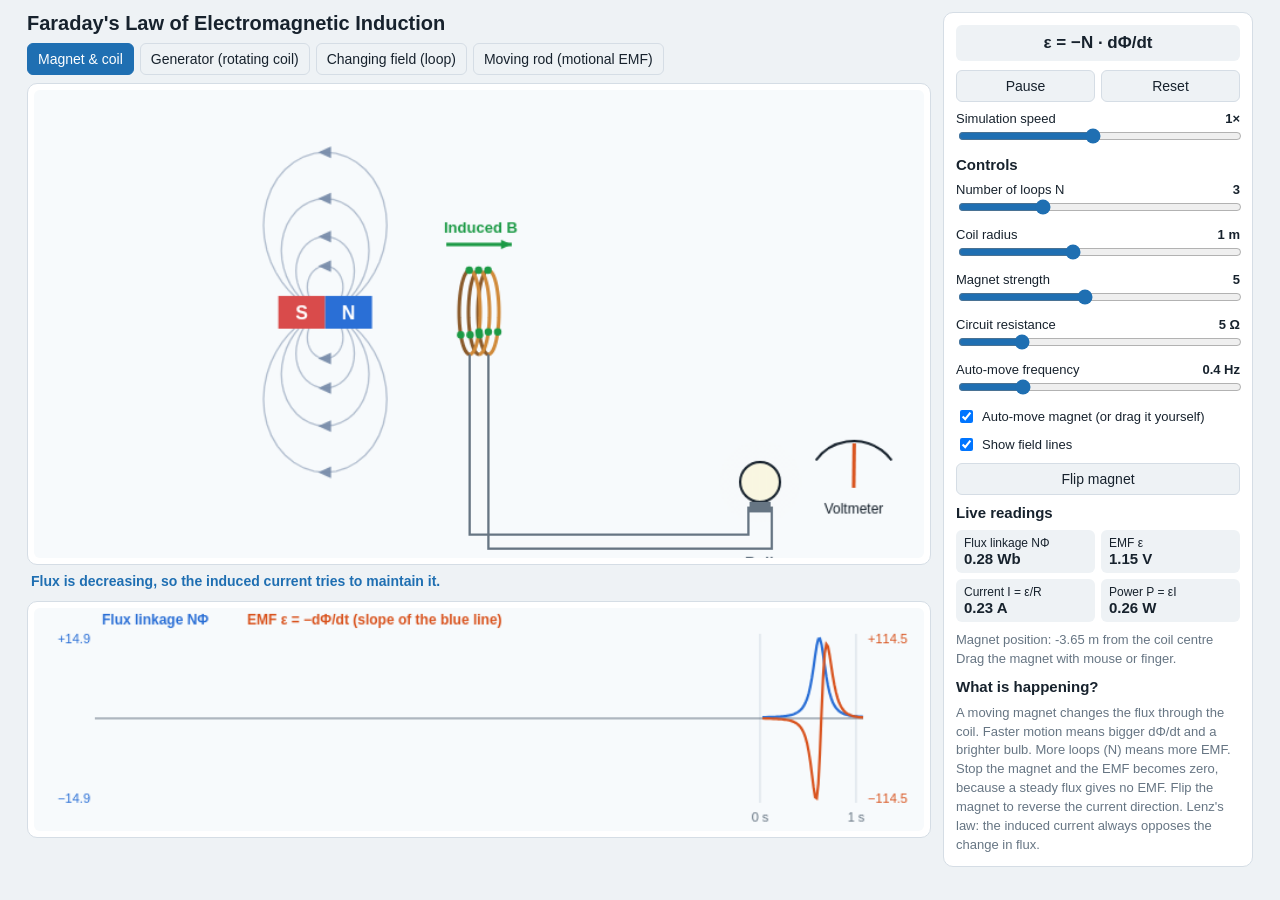
<file: faraday.html>
<!DOCTYPE html>
<html lang="en">
<head>
<meta charset="UTF-8">
<meta name="viewport" content="width=device-width, initial-scale=1">
<title>Faraday's Law Simulator</title>
<style>
:root{--bg:#eef2f5;--panel:#fff;--ink:#17222d;--mute:#667583;--line:#d5dde5;--accent:#1f6fb2;--scene:#f7fafc}
@media (prefers-color-scheme:dark){:root{--bg:#10161c;--panel:#1a232c;--ink:#e8eef4;--mute:#9aa8b5;--line:#2c3945;--accent:#5aa9e6;--scene:#14202a}}
*{box-sizing:border-box}
body{margin:0;font-family:"Trebuchet MS","Segoe UI",sans-serif;background:var(--bg);color:var(--ink)}
.app{display:grid;grid-template-columns:1fr 310px;gap:12px;padding:12px;max-width:1250px;margin:auto}
@media(max-width:900px){.app{grid-template-columns:1fr}}
h1{font-size:20px;margin:0 0 8px}
.tabs{display:flex;gap:6px;flex-wrap:wrap;margin-bottom:8px}
.tabs button.on{background:var(--accent);color:#fff;border-color:var(--accent)}
.stage{background:var(--panel);border:1px solid var(--line);border-radius:10px;padding:6px;margin-bottom:8px}
canvas{width:100%;height:auto;display:block;border-radius:6px;touch-action:none}
.panel{background:var(--panel);border:1px solid var(--line);border-radius:10px;padding:12px;display:flex;flex-direction:column;gap:9px}
.panel h2{font-size:15px;margin:0}
label{font-size:13px;display:block}
.row{display:flex;justify-content:space-between;gap:8px}
input[type=range]{width:100%;accent-color:var(--accent)}
select,button{font:inherit;font-size:14px;padding:7px 10px;border-radius:6px;border:1px solid var(--line);background:var(--bg);color:var(--ink);cursor:pointer}
button:focus-visible,input:focus-visible,select:focus-visible{outline:2px solid var(--accent);outline-offset:2px}
.btns{display:flex;gap:6px;flex-wrap:wrap}.btns button{flex:1}
.chk{display:flex;gap:6px;align-items:center}
.data{display:grid;grid-template-columns:1fr 1fr;gap:6px;font-size:12px}
.data div{background:var(--bg);border-radius:6px;padding:6px 8px}
.data b{display:block;font-size:15px}
.formula{font-size:17px;text-align:center;padding:8px;background:var(--bg);border-radius:6px;font-weight:bold}
.note{font-size:13px;line-height:1.45;color:var(--mute)}
.msg{font-size:14px;font-weight:bold;color:var(--accent);min-height:20px;margin:2px 4px 8px}
</style>
</head>
<body>
<div class="app">
  <div>
    <h1>Faraday's Law of Electromagnetic Induction</h1>
    <div class="tabs" id="tabs"></div>
    <div class="stage"><canvas id="scene" width="760" height="400"></canvas></div>
    <div class="msg" id="status"></div>
    <div class="stage"><canvas id="graph" width="760" height="190"></canvas></div>
  </div>
  <div class="panel">
    <div class="formula">ε = −N · dΦ/dt</div>
    <div class="btns"><button id="pause">Pause</button><button id="reset">Reset</button></div>
    <label><div class="row"><span>Simulation speed</span><b id="vts">1×</b></div><input id="ts" type="range" min="0.1" max="2" step="0.1" value="1"></label>
    <h2>Controls</h2>
    <div id="ctl" style="display:flex;flex-direction:column;gap:9px"></div>
    <div class="btns" id="btns"></div>
    <h2>Live readings</h2>
    <div class="data">
      <div>Flux linkage NΦ<b id="rPhi">0</b></div>
      <div>EMF ε<b id="rE">0</b></div>
      <div>Current I = ε/R<b id="rI">0</b></div>
      <div>Power P = εI<b id="rP">0</b></div>
    </div>
    <div class="note" id="extra"></div>
    <h2>What is happening?</h2>
    <div class="note" id="info"></div>
  </div>
</div>
<script>
const $=id=>document.getElementById(id);
const sc=$('scene'),S=sc.getContext('2d'),gr=$('graph'),G=gr.getContext('2d');
const SW=760,SH=400,GW=760,GH=190;
const css=n=>getComputedStyle(document.documentElement).getPropertyValue(n).trim();
const clamp=(v,a,b)=>Math.max(a,Math.min(b,v));
const BLUE='#2a6fd6',RED='#d9541f',GREEN='#1b9a45';
let mode='A',T=0,paused=false,buf=[],prevPhi=null,emf=0,phi=0,ref=.3,dotPh=0;

function arrow(x,y,dx,dy,col,w){w=w||3;if(Math.hypot(dx,dy)<4)return;
  S.strokeStyle=col;S.fillStyle=col;S.lineWidth=w;S.beginPath();S.moveTo(x,y);S.lineTo(x+dx,y+dy);S.stroke();
  const a=Math.atan2(dy,dx),X=x+dx,Y=y+dy;S.beginPath();S.moveTo(X,Y);
  S.lineTo(X-10*Math.cos(a-.4),Y-10*Math.sin(a-.4));S.lineTo(X-10*Math.cos(a+.4),Y-10*Math.sin(a+.4));S.fill();}
function tri(x,y,d,col){S.fillStyle=col;S.beginPath();S.moveTo(x+6*d,y);S.lineTo(x-5*d,y-5);S.lineTo(x-5*d,y+5);S.fill();}
function bulb(x,y){const b=clamp(Math.abs(emf)/ref,0,1);
  const g=S.createRadialGradient(x,y,2,x,y,46);g.addColorStop(0,'rgba(255,214,70,'+.9*b+')');g.addColorStop(1,'rgba(255,214,70,0)');
  S.fillStyle=g;S.beginPath();S.arc(x,y,46,0,7);S.fill();
  S.fillStyle='rgba(255,236,150,'+(.25+.75*b)+')';S.strokeStyle=css('--ink');S.lineWidth=2;
  S.beginPath();S.arc(x,y,17,0,7);S.fill();S.stroke();S.fillStyle=css('--mute');S.fillRect(x-9,y+17,18,9);}
function gauge(x,y){S.strokeStyle=css('--ink');S.lineWidth=2;S.beginPath();S.arc(x,y,40,Math.PI*1.2,Math.PI*1.8);S.stroke();
  const a=-Math.PI/2+clamp(emf/ref,-1,1)*.3*Math.PI;S.strokeStyle=RED;S.lineWidth=3;
  S.beginPath();S.moveTo(x,y);S.lineTo(x+38*Math.cos(a),y+38*Math.sin(a));S.stroke();
  S.fillStyle=css('--ink');S.font='12px sans-serif';S.textAlign='center';S.fillText('Voltmeter',x,y+22);S.textAlign='left';}
function label(t,x,y,col){S.fillStyle=col||css('--ink');S.font='bold 13px sans-serif';S.fillText(t,x,y);}

const M={
A:{name:'Magnet & coil',
 ctl:[{k:'N',l:'Number of loops N',min:1,max:8,s:1,v:3},
  {k:'a',l:'Coil radius',min:.6,max:1.6,s:.05,v:1,u:' m'},
  {k:'S',l:'Magnet strength',min:1,max:10,s:.5,v:5},
  {k:'R',l:'Circuit resistance',min:1,max:20,s:1,v:5,u:' Ω'},
  {k:'f',l:'Auto-move frequency',min:.1,max:1.5,s:.05,v:.4,u:' Hz'},
  {k:'auto',l:'Auto-move magnet (or drag it yourself)',t:'chk',v:true},
  {k:'lines',l:'Show field lines',t:'chk',v:true}],
 btn:[['Flip magnet',()=>{M.A.st.pol*=-1}]],
 info:'A moving magnet changes the flux through the coil. Faster motion means bigger dΦ/dt and a brighter bulb. More loops (N) means more EMF. Stop the magnet and the EMF becomes zero, because a steady flux gives no EMF. Flip the magnet to reverse the current direction. Lenz\'s law: the induced current always opposes the change in flux.',
 init:()=>({x:4,pol:1,ph:Math.PI/2,drag:false}),
 step(s,p,dt){if(p.auto&&!s.drag&&dt>0){s.ph+=6.2832*p.f*dt;s.x=4*Math.sin(s.ph);}
  return p.N*s.pol*p.S*p.a*p.a/Math.pow(p.a*p.a+s.x*s.x,1.5);},
 ex:(s,p)=>['Magnet position: '+s.x.toFixed(2)+' m from the coil centre','Drag the magnet with mouse or finger.'],
 draw(s,p){const cx=380,cy=190,k=36,ry=p.a*k,mx=cx+s.x*k,N=p.N,x0=i=>cx+(i-(N-1)/2)*8;
  const loop=(x,h)=>{S.beginPath();for(let i=0;i<=24;i++){const a=h*Math.PI+i/24*Math.PI,X=x+9*Math.sin(a),Y=cy-ry*Math.cos(a);i?S.lineTo(X,Y):S.moveTo(X,Y);}S.stroke();};
  if(p.lines){S.strokeStyle='rgba(120,140,170,.55)';S.lineWidth=1.3;
   [1.1,1.8,2.7,3.8].forEach(L=>[1,-1].forEach(sg=>{S.beginPath();
    for(let i=0;i<=40;i++){const f=.2+i/40*(Math.PI-.4),r=L*Math.sin(f)**2,X=mx+s.pol*r*Math.cos(f)*k,Y=cy-sg*r*Math.sin(f)*k;i?S.lineTo(X,Y):S.moveTo(X,Y);}
    S.stroke();tri(mx,cy-sg*L*k,-s.pol,'rgba(120,140,170,.95)');}));}
  S.strokeStyle='#8a5a2b';S.lineWidth=3;for(let i=0;i<N;i++)loop(x0(i),1);
  const n=s.pol>0;S.fillStyle=n?'#d94b4b':'#2a6fd6';S.fillRect(mx-40,cy-14,40,28);
  S.fillStyle=n?'#2a6fd6':'#d94b4b';S.fillRect(mx,cy-14,40,28);
  S.fillStyle='#fff';S.font='bold 16px sans-serif';S.textAlign='center';S.fillText(n?'S':'N',mx-20,cy+6);S.fillText(n?'N':'S',mx+20,cy+6);S.textAlign='left';
  S.strokeStyle='#d08a3a';S.lineWidth=3;for(let i=0;i<N;i++)loop(x0(i),0);
  S.strokeStyle=css('--mute');S.lineWidth=2;S.beginPath();
  S.moveTo(x0(0),cy+ry);S.lineTo(x0(0),380);S.lineTo(610,380);S.lineTo(610,356);
  S.moveTo(x0(N-1),cy+ry);S.lineTo(x0(N-1),392);S.lineTo(630,392);S.lineTo(630,356);S.stroke();
  if(Math.abs(emf)>.02){for(let i=0;i<N;i++)for(let j=0;j<3;j++){const a=dotPh+j*2.094;
    S.fillStyle=GREEN;S.beginPath();S.arc(x0(i)+9*Math.sin(a),cy-ry*Math.cos(a),3.2,0,7);S.fill();}
   const sg=Math.sign(emf);arrow(cx-28*sg,cy-ry-22,56*sg,0,GREEN);label('Induced B',cx-30,cy-ry-32,GREEN);}
  bulb(620,335);gauge(700,340);label('Bulb',607,378+30,css('--mute'));}},
B:{name:'Generator (rotating coil)',
 ctl:[{k:'B',l:'Magnetic field B',min:.1,max:2,s:.1,v:.8,u:' T'},
  {k:'w',l:'Angular speed ω',min:.5,max:12,s:.5,v:4,u:' rad/s'},
  {k:'N',l:'Number of turns N',min:1,max:50,s:1,v:20},
  {k:'A',l:'Coil area A',min:.01,max:.1,s:.01,v:.05,u:' m²'},
  {k:'R',l:'Load resistance',min:1,max:50,s:1,v:10,u:' Ω'},
  {k:'rot',l:'Rotate coil',t:'chk',v:true},
  {k:'ang',l:'Manual angle θ (when not rotating)',min:0,max:360,s:5,v:0,u:'°'}],
 btn:[],
 info:'The flux through a rotating coil is Φ = N·B·A·cosθ. EMF is the slope of the flux graph, so ε = N·B·A·ω·sinθ. EMF is maximum when the coil is parallel to the field (θ = 90°, flux changing fastest) and zero when the coil faces the field (θ = 0°, flux at its peak). That is why EMF and flux are 90° out of phase, which gives AC. Try ω = 0 and move θ by hand.',
 init:()=>({th:0}),
 step(s,p,dt){if(p.rot)s.th+=p.w*dt;else s.th=p.ang*Math.PI/180;return p.N*p.B*p.A*Math.cos(s.th);},
 ex:(s,p)=>['θ = '+(((s.th*180/Math.PI)%360+360)%360).toFixed(0)+'°','Peak EMF = N·B·A·ω = '+(p.N*p.B*p.A*p.w).toFixed(2)+' V','Frequency = '+(p.w/6.2832).toFixed(2)+' Hz'],
 draw(s,p){const cx=300,cy=190,th=s.th,c=Math.cos(th),sn=Math.sin(th);
  S.strokeStyle='rgba(60,110,200,'+(.2+.3*p.B/2)+')';S.lineWidth=1.5+p.B;
  for(let y=70;y<=310;y+=48){S.beginPath();S.moveTo(70,y);S.lineTo(540,y);S.stroke();for(let x=130;x<540;x+=130)tri(x,y,1,'rgba(60,110,200,.9)');}
  label('B → (uniform field)',70,50,BLUE);
  const dx=-sn*80,dy=-c*80;
  S.strokeStyle='rgba(120,140,160,.6)';S.setLineDash([4,5]);S.lineWidth=1;
  [[cx+dx,cy+dy],[cx-dx,cy-dy]].forEach(q=>{S.beginPath();S.moveTo(q[0],q[1]);S.lineTo(cx+150,q[1]);S.stroke();});S.setLineDash([]);
  S.strokeStyle='#c8803a';S.lineWidth=7;S.lineCap='round';S.beginPath();S.moveTo(cx-dx,cy-dy);S.lineTo(cx+dx,cy+dy);S.stroke();S.lineCap='butt';
  arrow(cx,cy,c*60,-sn*60,'#7a3fc4');label('normal n',cx+c*60+6,cy-sn*60-4,'#7a3fc4');
  S.strokeStyle=css('--ink');S.lineWidth=1.5;S.beginPath();S.arc(cx,cy,34,0,-((th%6.2832)),th%6.2832>0);S.stroke();
  S.fillStyle=css('--ink');S.beginPath();S.arc(cx,cy,4,0,7);S.fill();
  const h=80*Math.abs(c);S.strokeStyle=BLUE;S.lineWidth=6;S.beginPath();S.moveTo(cx+150,cy-h);S.lineTo(cx+150,cy+h);S.stroke();
  label('Effective area ∝ |cosθ|',cx+120,cy+110,BLUE);label('Flux = N·B·A·cosθ',cx+120,cy+128,BLUE);
  bulb(620,335);gauge(700,340);label('Load',606,378,css('--mute'));}},
C:{name:'Changing field (loop)',
 ctl:[{k:'B0',l:'Field amplitude B₀',min:.1,max:2,s:.1,v:1,u:' T'},
  {k:'wave',l:'Field waveform',t:'sel',o:[['sine','Sine (AC)'],['tri','Triangle'],['ramp','Ramp / hold / ramp'],['const','Constant (no change)']],v:'sine'},
  {k:'f',l:'Frequency',min:.1,max:2,s:.1,v:.5,u:' Hz'},
  {k:'r',l:'Loop radius (field region = 1 m)',min:.3,max:1.8,s:.1,v:1.2,u:' m'},
  {k:'N',l:'Number of turns N',min:1,max:20,s:1,v:1},
  {k:'R',l:'Loop resistance',min:1,max:20,s:1,v:5,u:' Ω'}],
 btn:[],
 info:'A loop sits around a region where B changes with time. EMF depends on how fast flux changes: ε = −N·A·dB/dt. With a constant B, ε = 0. A loop bigger than the field region gains no extra flux, because only the area with field counts. When B (out of the page) rises, the induced current is clockwise to oppose it. When B falls, the current is counter-clockwise.',
 init:()=>({B:0}),
 step(s,p,dt,T){const u=p.f*T;let b;
  if(p.wave==='sine')b=Math.sin(6.2832*u);
  else if(p.wave==='tri')b=2/Math.PI*Math.asin(Math.sin(6.2832*u));
  else if(p.wave==='ramp'){const q=((u%1)+1)%1;b=q<.3?q/.3:q<.5?1:q<.8?1-(q-.5)/.3:0;}
  else b=1;
  s.B=p.B0*b;const Re=Math.min(p.r,1);return p.N*s.B*Math.PI*Re*Re;},
 ex:(s,p)=>['B(t) = '+s.B.toFixed(2)+' T  ('+(s.B>=0?'out of page':'into page')+')','Area with field used: π·min(r,1)² = '+(Math.PI*Math.min(p.r,1)**2).toFixed(2)+' m²'],
 draw(s,p){const cx=300,cy=200,k=90;
  S.strokeStyle=css('--mute');S.setLineDash([5,5]);S.lineWidth=1.5;S.beginPath();S.arc(cx,cy,k,0,7);S.stroke();S.setLineDash([]);
  const amp=clamp(Math.abs(s.B)/2,0,1);
  if(amp>.01)for(let x=-k;x<=k;x+=20)for(let y=-k;y<=k;y+=20){if(x*x+y*y>k*k-100)continue;
   S.strokeStyle=S.fillStyle=BLUE;S.lineWidth=1.6;const q=2+5*amp;
   if(s.B>0){S.beginPath();S.arc(cx+x,cy+y,q,0,7);S.fill();}
   else{S.beginPath();S.moveTo(cx+x-q,cy+y-q);S.lineTo(cx+x+q,cy+y+q);S.moveTo(cx+x+q,cy+y-q);S.lineTo(cx+x-q,cy+y+q);S.stroke();}}
  label('Field region (B '+(s.B>=0?'• out of page':'× into page')+')',cx-k-10,cy-k-14,BLUE);
  const r=p.r*k;S.strokeStyle='#c8803a';S.lineWidth=5;S.beginPath();S.arc(cx,cy,r,0,7);S.stroke();
  if(Math.abs(emf)>.02){const sg=Math.sign(emf);for(let j=0;j<8;j++){const a=dotPh+j*.785;
    S.fillStyle=GREEN;S.beginPath();S.arc(cx+r*Math.cos(a),cy-r*Math.sin(a),4,0,7);S.fill();}
   label('Induced current: '+(sg>0?'counter-clockwise':'clockwise'),cx-80,cy+r+22,GREEN);}
  bulb(620,335);gauge(700,340);label('Load',606,378,css('--mute'));}},
D:{name:'Moving rod (motional EMF)',
 ctl:[{k:'B',l:'Magnetic field B (into page)',min:.2,max:2,s:.1,v:1,u:' T'},
  {k:'L',l:'Rod length L',min:.5,max:2,s:.1,v:1.4,u:' m'},
  {k:'R',l:'Circuit resistance',min:1,max:20,s:1,v:5,u:' Ω'},
  {k:'m',l:'Rod mass',min:.2,max:5,s:.1,v:1,u:' kg'},
  {k:'F',l:'Applied pulling force',min:0,max:10,s:.5,v:0,u:' N'},
  {k:'v0',l:'Initial speed (used on Reset)',min:0,max:6,s:.5,v:3,u:' m/s'}],
 btn:[],
 info:'A rod slides on rails inside a field B (into the page). The loop area grows, so the flux grows: Φ = B·L·x, and ε = B·L·v. The induced current I = ε/R feels a magnetic force F = B·I·L that opposes the motion (Lenz\'s law, energy conservation). With no applied force the rod slows down. With a pulling force it reaches a terminal speed v = F·R/(B²L²). Electrical power equals the mechanical work done against this force.',
 init:p=>({x:.2,v:p.v0,end:false}),
 step(s,p,dt){if(dt>0&&!s.end){const k=p.B*p.B*p.L*p.L/p.R,n=8,h=dt/n;
   for(let i=0;i<n;i++){s.v+=(p.F-k*s.v)/p.m*h;s.x+=s.v*h;}
   if(s.x>=7.4){s.x=7.4;s.v=0;s.end=true;}}
  return -p.B*p.L*s.x;},
 ex:(s,p)=>{const k=p.B*p.B*p.L*p.L/p.R;return['Rod speed v = '+s.v.toFixed(2)+' m/s','Braking force B²L²v/R = '+(k*s.v).toFixed(2)+' N',
  p.F>0?'Terminal speed = F·R/(B²L²) = '+(p.F/k).toFixed(2)+' m/s':'No applied force: speed decays exponentially',
  s.end?'Rod reached the end. Press Reset.':'Flux is taken positive out of the page, so it is negative here.'];},
 draw(s,p){const k=80,x0=60,top=110,bot=top+p.L*k,rx=x0+s.x*k,mid=(top+bot)/2;
  S.strokeStyle=BLUE;S.lineWidth=1.6;
  for(let x=x0+30;x<=700;x+=40)for(let y=top+22;y<bot;y+=40){S.globalAlpha=.55;S.beginPath();S.moveTo(x-4,y-4);S.lineTo(x+4,y+4);S.moveTo(x+4,y-4);S.lineTo(x-4,y+4);S.stroke();}
  S.globalAlpha=1;label('B into page (×)',x0+10,top-30,BLUE);
  S.fillStyle='rgba(42,111,214,.13)';S.fillRect(x0,top,rx-x0,bot-top);
  S.strokeStyle=css('--ink');S.lineWidth=4;S.beginPath();S.moveTo(x0,top);S.lineTo(700,top);S.moveTo(x0,bot);S.lineTo(700,bot);S.moveTo(x0,top);S.lineTo(x0,bot);S.stroke();
  bulb(x0,mid);
  S.strokeStyle='#c8803a';S.lineWidth=9;S.beginPath();S.moveTo(rx,top-8);S.lineTo(rx,bot+8);S.stroke();
  if(Math.abs(emf)>.02){const per=2*((bot-top)+(rx-x0));
   for(let j=0;j<14;j++){let u=((dotPh/6.2832*per*.25+j*per/14)%per+per)%per;if(emf<0)u=per-u;
    const A=bot-top,Bd=rx-x0;let X,Y;
    if(u<A){X=x0;Y=top+u;}else if(u<A+Bd){X=x0+(u-A);Y=bot;}else if(u<2*A+Bd){X=rx;Y=bot-(u-A-Bd);}else{X=rx-(u-2*A-Bd);Y=top;}
    S.fillStyle=GREEN;S.beginPath();S.arc(X,Y,3.5,0,7);S.fill();}}
  const kk=p.B*p.B*p.L*p.L/p.R;
  arrow(rx+8,mid,Math.max(0,s.v*14),0,GREEN,4);label('v',rx+12,mid-8,GREEN);
  if(p.F>0){arrow(rx+8,mid-26,p.F*8,0,BLUE,4);label('F applied',rx+12,mid-32,BLUE);}
  if(kk*s.v>.05){arrow(rx-8,mid+26,-kk*s.v*8,0,RED,4);label('F magnetic (brakes)',rx-130,mid+46,RED);}
  gauge(700,340);label('Area of the loop = L·x grows, so flux grows',x0+10,bot+44,css('--mute'));}}
};
Object.keys(M).forEach(k=>{const m=M[k];m.p={};m.ctl.forEach(c=>m.p[c.k]=c.v);m.st=m.init(m.p);});

function build(){const m=M[mode],box=$('ctl');box.innerHTML='';
  m.ctl.forEach(c=>{const d=document.createElement('label');
    if(c.t==='chk'){d.className='chk';d.innerHTML='<input type="checkbox" '+(m.p[c.k]?'checked':'')+'> '+c.l;d.firstChild.onchange=e=>m.p[c.k]=e.target.checked;}
    else if(c.t==='sel'){d.innerHTML='<div>'+c.l+'</div><select>'+c.o.map(o=>'<option value="'+o[0]+'"'+(m.p[c.k]===o[0]?' selected':'')+'>'+o[1]+'</option>').join('')+'</select>';
      d.querySelector('select').onchange=e=>m.p[c.k]=e.target.value;}
    else{d.innerHTML='<div class="row"><span>'+c.l+'</span><b>'+m.p[c.k]+(c.u||'')+'</b></div><input type="range" min="'+c.min+'" max="'+c.max+'" step="'+c.s+'" value="'+m.p[c.k]+'">';
      const inp=d.querySelector('input'),b=d.querySelector('b');
      inp.oninput=()=>{m.p[c.k]=+inp.value;b.textContent=inp.value+(c.u||'');};}
    box.appendChild(d);});
  const bb=$('btns');bb.innerHTML='';m.btn.forEach(b=>{const e=document.createElement('button');e.textContent=b[0];e.onclick=b[1];bb.appendChild(e);});
  $('info').textContent=m.info;
  document.querySelectorAll('#tabs button').forEach(b=>b.classList.toggle('on',b.dataset.k===mode));}
function resetMode(){const m=M[mode];m.st=m.init(m.p);T=0;buf=[];prevPhi=null;emf=0;ref=.3;dotPh=0;}
function setMode(k){mode=k;resetMode();build();}
Object.keys(M).forEach(k=>{const b=document.createElement('button');b.textContent=M[k].name;b.dataset.k=k;b.onclick=()=>setMode(k);$('tabs').appendChild(b);});
$('pause').onclick=e=>{paused=!paused;e.target.textContent=paused?'Resume':'Pause';};
$('reset').onclick=resetMode;
$('ts').oninput=e=>$('vts').textContent=e.target.value+'×';

// drag magnet (mode A)
function pos(e){const r=sc.getBoundingClientRect();return[(e.clientX-r.left)*SW/r.width,(e.clientY-r.top)*SH/r.height];}
sc.addEventListener('pointerdown',e=>{if(mode!=='A')return;const s=M.A.st,[x,y]=pos(e);if(Math.abs(x-(380+s.x*36))<50&&Math.abs(y-190)<40){s.drag=true;sc.setPointerCapture(e.pointerId);}});
sc.addEventListener('pointermove',e=>{const s=M.A.st;if(mode==='A'&&s.drag)s.x=clamp((pos(e)[0]-380)/36,-6,6);});
sc.addEventListener('pointerup',()=>{const s=M.A.st;if(s.drag){s.drag=false;s.ph=Math.asin(clamp(s.x/4,-1,1));}});

function drawGraph(){G.fillStyle=css('--scene');G.fillRect(0,0,GW,GH);
  const L=52,Rr=GW-52,t=22,b=GH-24,mid=(t+b)/2,w=8,t0=T-w;
  let mp=.05,me=.05;buf.forEach(a=>{mp=Math.max(mp,Math.abs(a[1]));me=Math.max(me,Math.abs(a[2]));});
  G.strokeStyle=css('--line');G.lineWidth=1;G.fillStyle=css('--mute');G.font='11px sans-serif';G.textAlign='center';
  for(let s=Math.ceil(Math.max(0,t0));s<=T;s++){const x=L+(s-t0)/w*(Rr-L);G.beginPath();G.moveTo(x,t);G.lineTo(x,b);G.stroke();G.fillText(s+' s',x,GH-8);}
  G.strokeStyle=css('--mute');G.beginPath();G.moveTo(L,mid);G.lineTo(Rr,mid);G.stroke();
  const tr=(i,mx,col)=>{G.strokeStyle=col;G.lineWidth=2.2;G.beginPath();buf.forEach((a,j)=>{const x=L+(a[0]-t0)/w*(Rr-L),y=mid-a[i]/mx*(mid-t-4);j?G.lineTo(x,y):G.moveTo(x,y);});G.stroke();};
  tr(1,mp,BLUE);tr(2,me,RED);
  G.textAlign='right';G.fillStyle=BLUE;G.fillText('+'+mp.toFixed(1),L-4,t+8);G.fillText('−'+mp.toFixed(1),L-4,b);
  G.textAlign='left';G.fillStyle=RED;G.fillText('+'+me.toFixed(1),Rr+4,t+8);G.fillText('−'+me.toFixed(1),Rr+4,b);
  G.font='bold 12px sans-serif';G.fillStyle=BLUE;G.fillText('Flux linkage NΦ',L+6,14);G.fillStyle=RED;G.fillText('EMF ε = −dΦ/dt (slope of the blue line)',L+130,14);}

let last=performance.now();
function tick(now){const m=M[mode];
  let dt=Math.min(.033,(now-last)/1000)*(+$('ts').value);last=now;if(paused)dt=0;
  T+=dt;phi=m.step(m.st,m.p,dt,T);
  if(dt>0){if(prevPhi!==null)emf+=(-(phi-prevPhi)/dt-emf)*.5;prevPhi=phi;
    buf.push([T,phi,emf]);while(buf.length&&buf[0][0]<T-8.5)buf.shift();
    ref=Math.max(ref*.998,Math.abs(emf),.3);
    if(Math.abs(emf)>.02)dotPh+=Math.sign(emf)*clamp(Math.abs(emf/m.p.R)*2,.8,9)*dt;}
  const I=emf/m.p.R;
  $('rPhi').textContent=phi.toFixed(2)+' Wb';$('rE').textContent=emf.toFixed(2)+' V';
  $('rI').textContent=I.toFixed(2)+' A';$('rP').textContent=(emf*I).toFixed(2)+' W';
  $('extra').innerHTML=m.ex(m.st,m.p).join('<br>');
  const inc=(-emf*Math.sign(phi||1))>0;
  $('status').textContent=Math.abs(emf)<.05?'Flux is steady, so ε ≈ 0 and no current flows.':
    inc?'Flux is increasing, so the induced current opposes it (Lenz\'s law).':'Flux is decreasing, so the induced current tries to maintain it.';
  S.fillStyle=css('--scene');S.fillRect(0,0,SW,SH);m.draw(m.st,m.p);drawGraph();
  requestAnimationFrame(tick);}
build();requestAnimationFrame(tick);
</script>
</body>
</html>
</file>
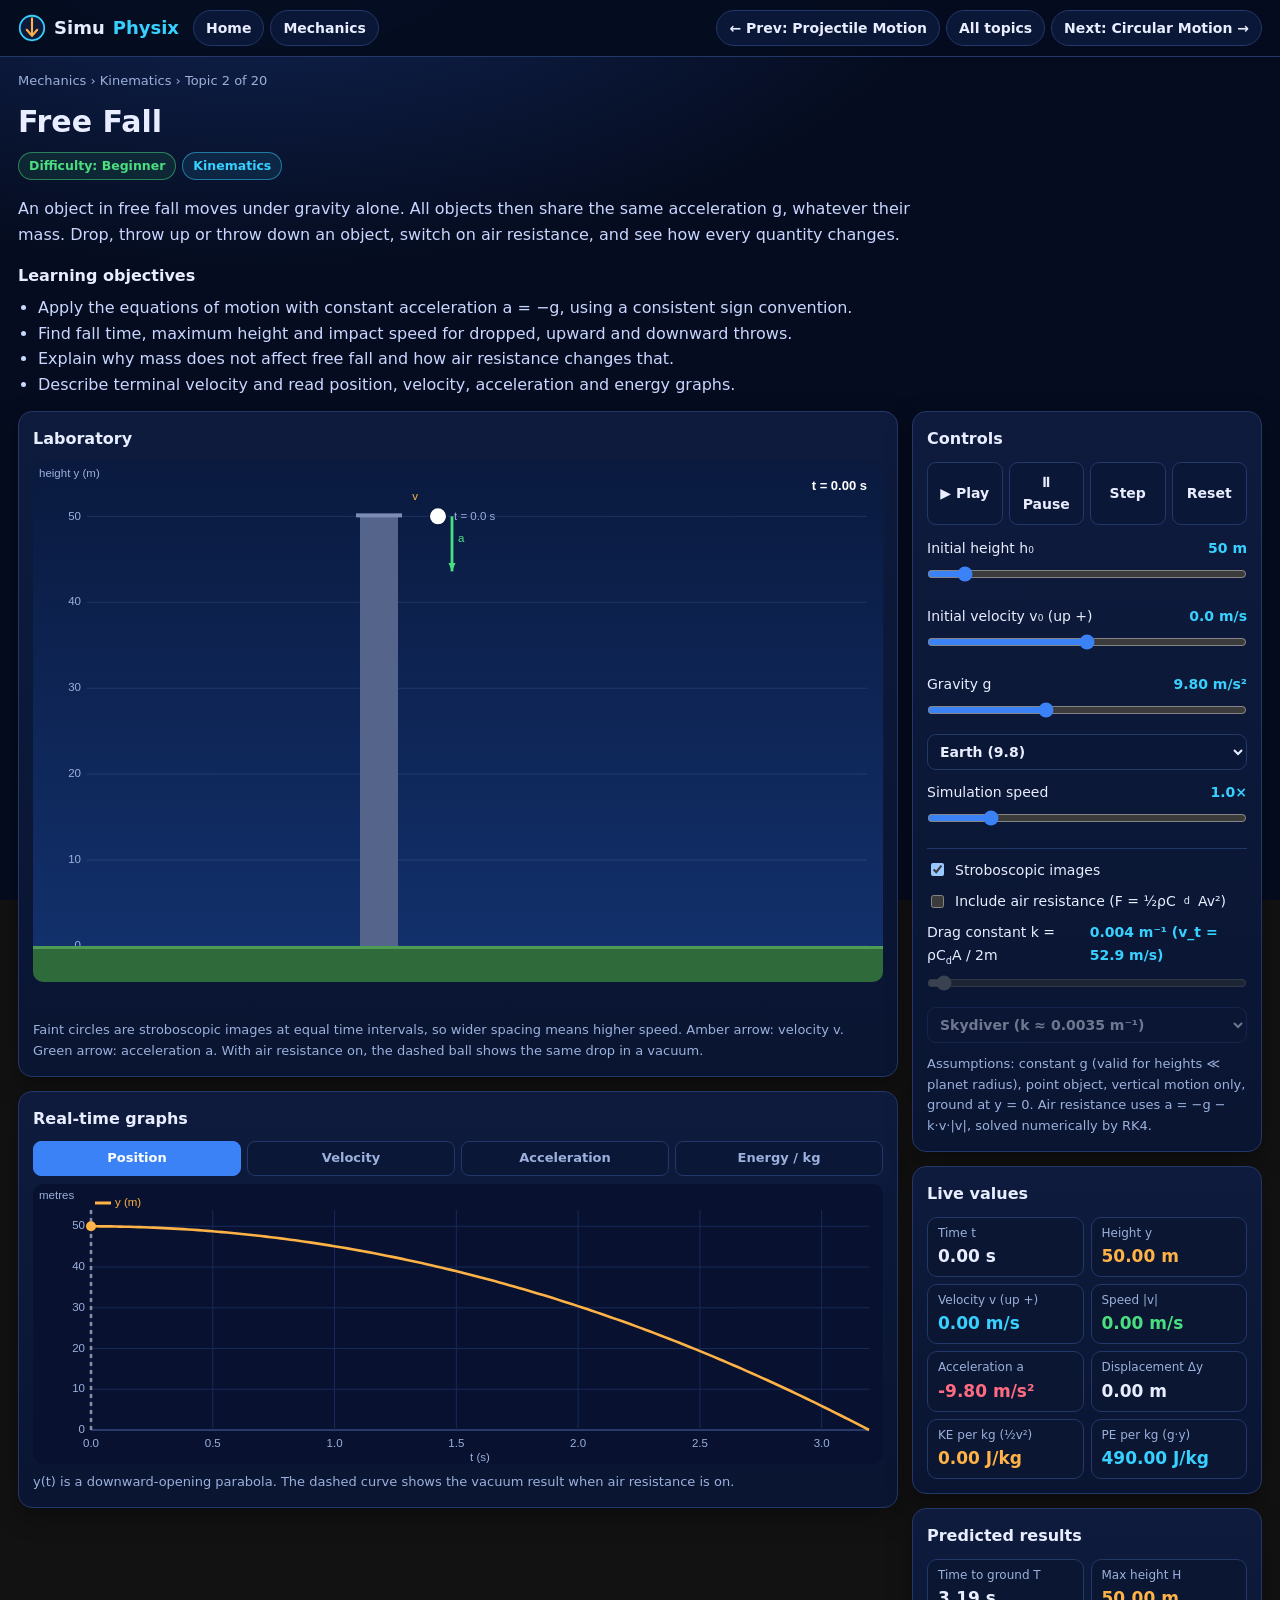
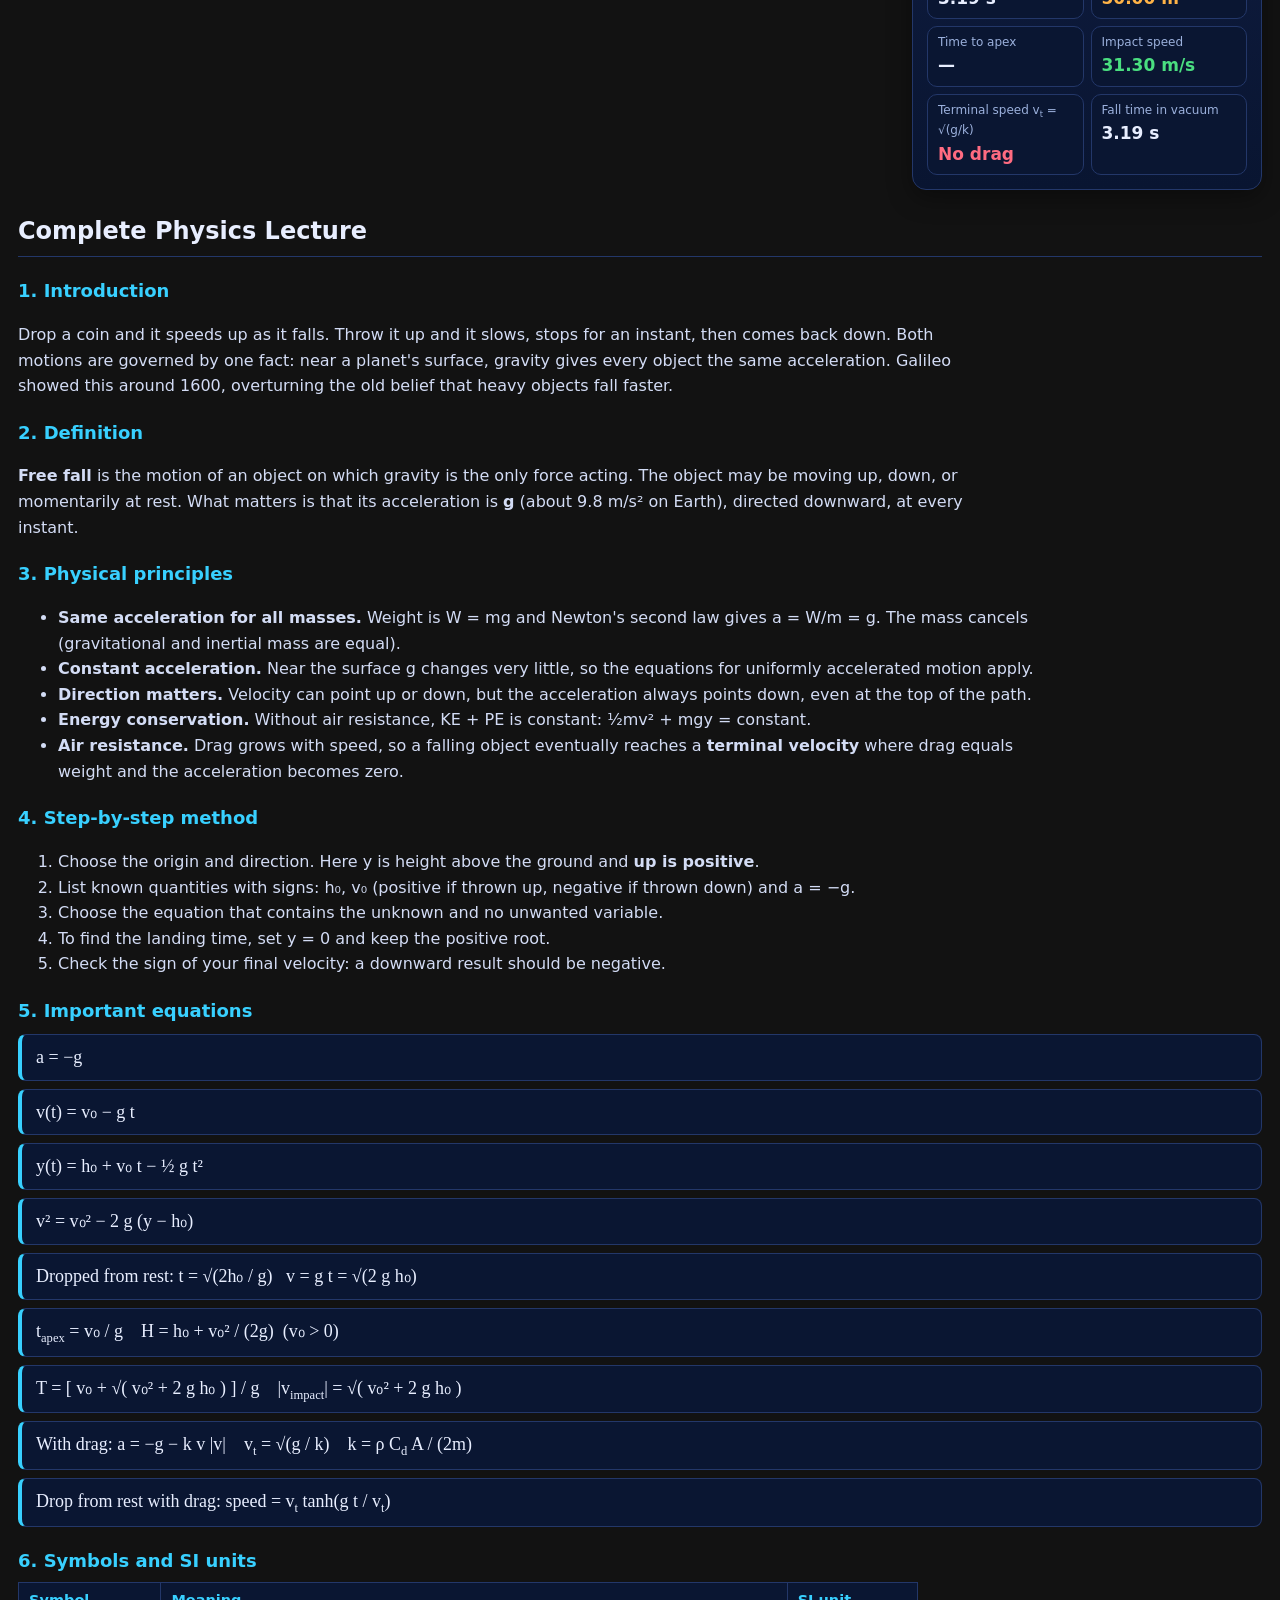
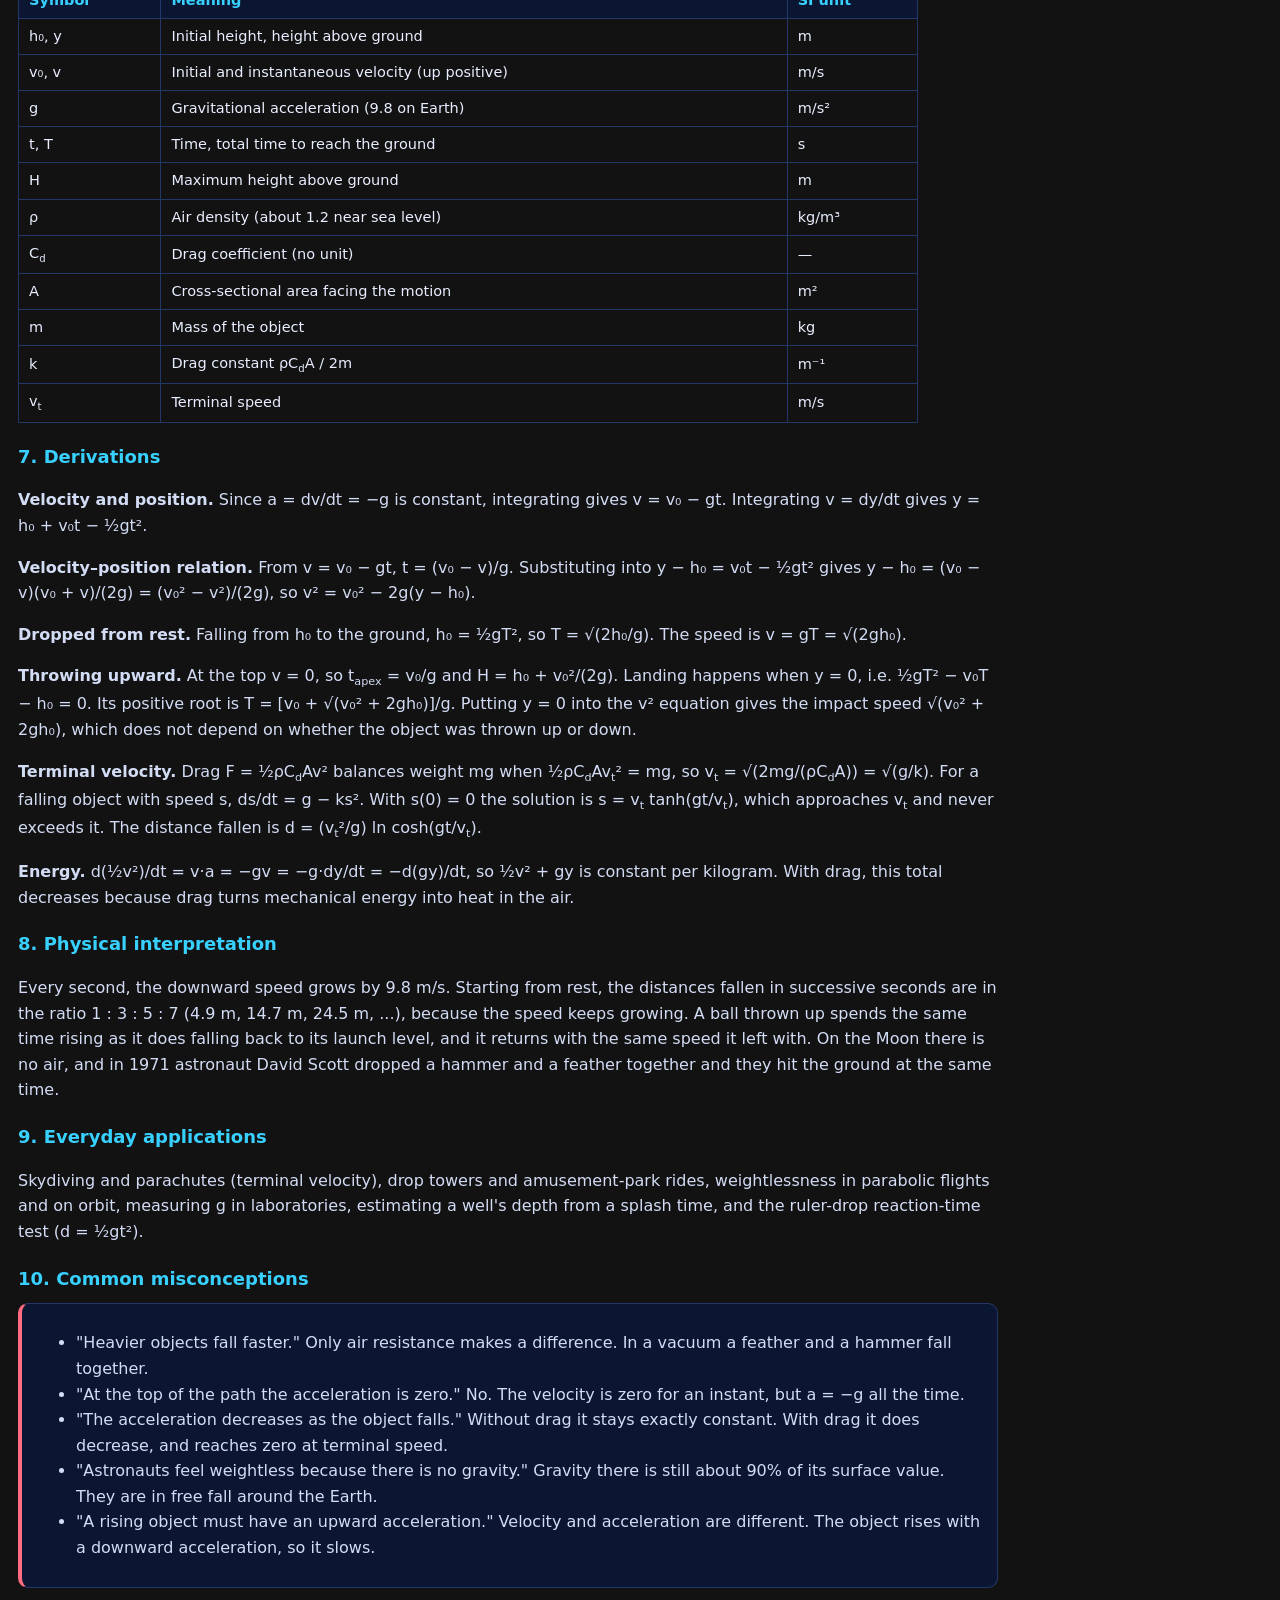
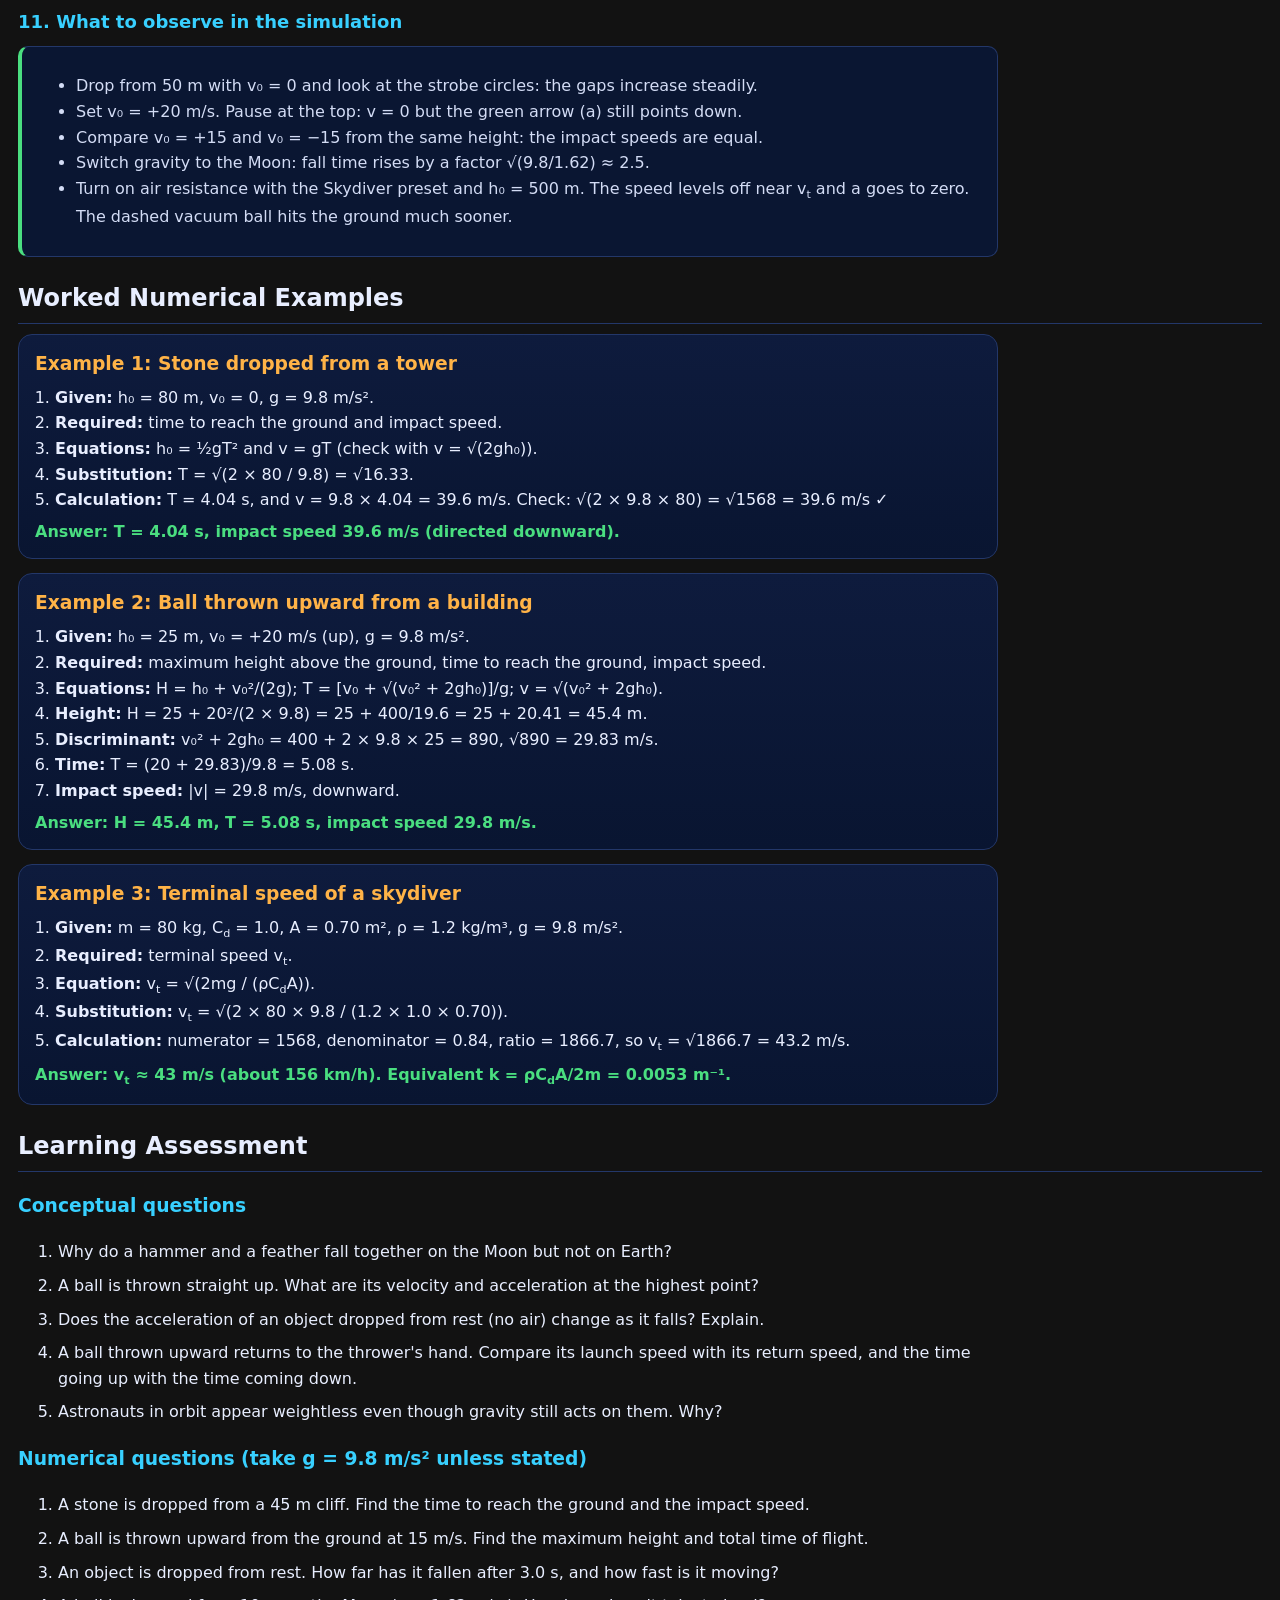
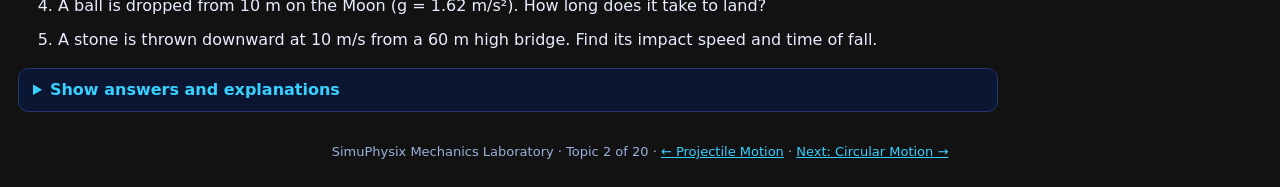
<file: free-fall.html>
<!DOCTYPE html>
<html lang="en">
<head>
<meta charset="UTF-8">
<meta name="viewport" content="width=device-width, initial-scale=1">
<title>Free Fall | SimuPhysix Mechanics Lab</title>
<style>
:root{--bg:#050c1f;--bg2:#091531;--card:#0e1b3d;--line:#233769;--ink:#e8eeff;--mute:#9bb0dc;--cy:#38d0ff;--am:#ffb347;--rd:#ff6b81;--gn:#4ade80;--ac:#3b82f6}
*{box-sizing:border-box}html{color-scheme:dark;scroll-behavior:smooth}
body{margin:0;background:radial-gradient(1200px 600px at 20% -10%,#12275a 0,var(--bg) 60%) fixed;color:var(--ink);font:16px/1.6 "Segoe UI",system-ui,Roboto,Arial,sans-serif;font-variant-numeric:tabular-nums}
a{color:var(--cy)}
.top{position:sticky;top:0;z-index:20;display:flex;flex-wrap:wrap;align-items:center;gap:8px 14px;padding:10px 18px;background:rgba(5,12,31,.93);backdrop-filter:blur(8px);border-bottom:1px solid var(--line)}
.logo{display:flex;align-items:center;gap:8px;font-weight:700;font-size:18px;color:var(--ink);text-decoration:none}.logo b{color:var(--cy)}.logo svg{width:28px;height:28px}
.top .l,.top .r{display:flex;gap:6px;flex-wrap:wrap}.top .r{margin-left:auto}
.pill{padding:6px 12px;border:1px solid var(--line);border-radius:999px;background:#0b1736;color:var(--ink);text-decoration:none;font-size:14px;font-weight:600}.pill:hover{border-color:var(--cy)}
.wrap{max-width:1280px;margin:auto;padding:14px 18px}
.hero h1{margin:6px 0 6px;font-size:30px}.crumb{color:var(--mute);font-size:13px}
.badge{display:inline-block;padding:3px 10px;border-radius:999px;font-size:12.5px;font-weight:700;margin-right:6px;border:1px solid}
.b1{color:var(--gn);border-color:rgba(74,222,128,.5);background:rgba(74,222,128,.1)}.b2{color:var(--cy);border-color:rgba(56,208,255,.5);background:rgba(56,208,255,.1)}
.hero p{max-width:900px;color:#c9d6ff}.obj{margin:6px 0 0;padding-left:20px;color:#c9d6ff}
.lab{display:grid;grid-template-columns:minmax(0,1fr) 350px;gap:14px;margin-top:14px}
.left,.right{display:flex;flex-direction:column;gap:14px;min-width:0}
@media(max-width:980px){.lab{grid-template-columns:1fr}.left,.right{display:contents}#cScene{order:1}#cCtl{order:2}#cLive{order:3}#cGraph{order:4}#cPred{order:5}}
.card{background:linear-gradient(180deg,var(--card),var(--bg2));border:1px solid var(--line);border-radius:14px;padding:14px;box-shadow:0 8px 24px rgba(0,0,0,.35)}
.card h2{margin:0 0 10px;font-size:16px}
canvas{display:block;width:100%;border-radius:10px;background:#081230}
.note{margin:8px 0 0;font-size:13px;color:var(--mute)}
.msg{min-height:22px;margin-top:8px;font-weight:700;color:var(--gn);font-size:14px}
.ctl{margin-bottom:11px}.ctl .row{display:flex;justify-content:space-between;gap:8px;font-size:14px;margin-bottom:3px}.ctl output{font-weight:700;color:var(--cy)}
input[type=range]{width:100%;accent-color:var(--ac);height:24px;margin:0}
select,.btn{font:inherit;font-size:14px;font-weight:600;padding:8px 8px;border-radius:9px;border:1px solid var(--line);background:#0b1736;color:var(--ink);cursor:pointer}
select{width:100%;margin-top:4px}select:disabled,input:disabled{opacity:.45;cursor:not-allowed}
.btns{display:grid;grid-template-columns:repeat(4,1fr);gap:6px;margin:4px 0 12px}
.btn:hover{border-color:var(--cy)}.btn.on{background:var(--ac);border-color:var(--ac);color:#fff}
.btn:focus-visible,input:focus-visible,select:focus-visible,summary:focus-visible{outline:2px solid var(--cy);outline-offset:2px}
.chk{display:flex;gap:8px;align-items:center;font-size:14px;margin-bottom:9px}
.sep{border-top:1px solid var(--line);margin:10px 0}
.tiles{display:grid;grid-template-columns:1fr 1fr;gap:7px}
.tile{background:#0a1632;border:1px solid var(--line);border-radius:10px;padding:6px 10px}.tile small{display:block;color:var(--mute);font-size:12px}.tile b{font-size:17px}
.c1{color:var(--cy)}.c2{color:var(--am)}.c3{color:var(--gn)}.c4{color:var(--rd)}
.tabs{display:flex;gap:6px;flex-wrap:wrap;margin-bottom:8px}
.tab{flex:1;font:inherit;font-size:13px;font-weight:600;padding:6px 4px;border-radius:8px;border:1px solid var(--line);background:#0b1736;color:var(--mute);cursor:pointer;min-width:70px}.tab.on{background:var(--ac);border-color:var(--ac);color:#fff}
section.sec{margin-top:22px}
section.sec>h2{font-size:24px;margin:0 0 10px;padding-bottom:6px;border-bottom:1px solid var(--line)}
.lec h3{margin:20px 0 6px;font-size:18px;color:var(--cy)}.lec p,.lec li{color:#d3dcf5;max-width:980px}
.eq{background:#0a1632;border:1px solid var(--line);border-left:4px solid var(--cy);border-radius:8px;padding:8px 14px;margin:8px 0;font-family:"Cambria Math","Times New Roman",serif;font-size:18px;overflow-x:auto;white-space:nowrap}
.tw{overflow-x:auto}table.sym{border-collapse:collapse;width:100%;max-width:900px;font-size:14.5px}table.sym th,table.sym td{border:1px solid var(--line);padding:6px 10px;text-align:left}table.sym th{background:#0a1632;color:var(--cy)}
.box{background:#0a1632;border:1px solid var(--line);border-radius:10px;padding:10px 14px;margin:10px 0;max-width:980px}.box.warn{border-left:4px solid var(--rd)}.box.ok{border-left:4px solid var(--gn)}
.ex{background:linear-gradient(180deg,var(--card),var(--bg2));border:1px solid var(--line);border-radius:14px;padding:14px 16px;margin-bottom:14px;max-width:980px}
.ex h3{margin:0 0 6px;color:var(--am)}.ex ol{margin:6px 0;padding-left:20px}.ans{color:var(--gn);font-weight:700}
.qs{max-width:980px}.qs li{margin-bottom:8px}
details{background:#0a1632;border:1px solid var(--line);border-radius:10px;padding:8px 14px;margin-top:12px;max-width:980px}summary{cursor:pointer;font-weight:700;color:var(--cy)}
footer{margin:30px 0 10px;text-align:center;color:var(--mute);font-size:13px}
sub,sup{font-size:.7em}
</style>
</head>
<body>
<nav class="top">
  <a class="logo" href="index.html"><svg viewBox="0 0 32 32" aria-hidden="true"><circle cx="16" cy="16" r="14" fill="#0e1b3d" stroke="#38d0ff" stroke-width="2"/><path d="M16 5 V24 M10 18 L16 25 L22 18" fill="none" stroke="#ffb347" stroke-width="2.4" stroke-linecap="round" stroke-linejoin="round"/></svg>Simu<b>Physix</b></a>
  <div class="l"><a class="pill" href="index.html">Home</a><a class="pill" href="mechanics.html">Mechanics</a></div>
  <div class="r"><a class="pill" href="projectile.html">← Prev: Projectile Motion</a><a class="pill" href="mechanics.html">All topics</a><a class="pill" href="circular-motion.html">Next: Circular Motion →</a></div>
</nav>

<div class="wrap">
<header class="hero">
  <div class="crumb">Mechanics › Kinematics › Topic 2 of 20</div>
  <h1>Free Fall</h1>
  <span class="badge b1">Difficulty: Beginner</span><span class="badge b2">Kinematics</span>
  <p>An object in free fall moves under gravity alone. All objects then share the same acceleration g, whatever their mass. Drop, throw up or throw down an object, switch on air resistance, and see how every quantity changes.</p>
  <b>Learning objectives</b>
  <ul class="obj">
    <li>Apply the equations of motion with constant acceleration a = −g, using a consistent sign convention.</li>
    <li>Find fall time, maximum height and impact speed for dropped, upward and downward throws.</li>
    <li>Explain why mass does not affect free fall and how air resistance changes that.</li>
    <li>Describe terminal velocity and read position, velocity, acceleration and energy graphs.</li>
  </ul>
</header>

<div class="lab">
  <div class="left">
    <section class="card" id="cScene"><h2>Laboratory</h2>
      <canvas id="scene" aria-label="Falling object beside a height ruler with velocity and acceleration vectors"></canvas>
      <div class="msg" id="msg"></div>
      <p class="note">Faint circles are stroboscopic images at equal time intervals, so wider spacing means higher speed. Amber arrow: velocity v. Green arrow: acceleration a. With air resistance on, the dashed ball shows the same drop in a vacuum.</p></section>
    <section class="card" id="cGraph"><h2>Real-time graphs</h2>
      <div class="tabs" id="gtabs"><button class="tab on" data-g="pos">Position</button><button class="tab" data-g="vel">Velocity</button><button class="tab" data-g="acc">Acceleration</button><button class="tab" data-g="en">Energy / kg</button></div>
      <canvas id="graph" aria-label="Motion graph"></canvas>
      <p class="note" id="gnote"></p></section>
  </div>
  <div class="right">
    <section class="card" id="cCtl"><h2>Controls</h2>
      <div class="btns"><button class="btn" id="play">▶ Play</button><button class="btn" id="pause">⏸ Pause</button><button class="btn" id="step">Step</button><button class="btn" id="reset">Reset</button></div>
      <div class="ctl"><div class="row"><label for="h">Initial height h₀</label><output id="hO"></output></div><input id="h" type="range" min="0" max="500" step="1" value="50"></div>
      <div class="ctl"><div class="row"><label for="v">Initial velocity v₀ (up +)</label><output id="vO"></output></div><input id="v" type="range" min="-50" max="50" step="0.5" value="0"></div>
      <div class="ctl"><div class="row"><label for="g">Gravity g</label><output id="gO"></output></div><input id="g" type="range" min="1" max="25" step="0.01" value="9.8">
        <select id="pl" aria-label="Planet"><option value="9.8">Earth (9.8)</option><option value="1.62">Moon (1.62)</option><option value="3.71">Mars (3.71)</option><option value="8.87">Venus (8.87)</option><option value="24.79">Jupiter (24.79)</option><option value="c">Custom</option></select></div>
      <div class="ctl" style="margin-bottom:0"><div class="row"><label for="sp">Simulation speed</label><output id="spO"></output></div><input id="sp" type="range" min="0.1" max="5" step="0.1" value="1"></div>
      <div class="sep"></div>
      <label class="chk"><input type="checkbox" id="strobe" checked> Stroboscopic images</label>
      <label class="chk"><input type="checkbox" id="drag"> Include air resistance (F = ½ρC<sub>d</sub>Av²)</label>
      <div class="ctl"><div class="row"><label for="k">Drag constant k = ρC<sub>d</sub>A / 2m</label><output id="kO"></output></div><input id="k" type="range" min="0.001" max="0.1" step="0.001" value="0.0035" disabled>
        <select id="ob" aria-label="Object preset" disabled><option value="0.0035">Skydiver (k ≈ 0.0035 m⁻¹)</option><option value="0.02">Tennis ball (k ≈ 0.02 m⁻¹)</option><option value="c">Custom</option></select></div>
      <p class="note">Assumptions: constant g (valid for heights ≪ planet radius), point object, vertical motion only, ground at y = 0. Air resistance uses a = −g − k·v·|v|, solved numerically by RK4.</p></section>
    <section class="card" id="cLive"><h2>Live values</h2>
      <div class="tiles">
        <div class="tile"><small>Time t</small><b id="rT"></b></div><div class="tile"><small>Height y</small><b class="c2" id="rY"></b></div>
        <div class="tile"><small>Velocity v (up +)</small><b class="c1" id="rV"></b></div><div class="tile"><small>Speed |v|</small><b class="c3" id="rS"></b></div>
        <div class="tile"><small>Acceleration a</small><b class="c4" id="rA"></b></div><div class="tile"><small>Displacement Δy</small><b id="rD"></b></div>
        <div class="tile"><small>KE per kg (½v²)</small><b class="c2" id="rK"></b></div><div class="tile"><small>PE per kg (g·y)</small><b class="c1" id="rP"></b></div>
      </div></section>
    <section class="card" id="cPred"><h2>Predicted results</h2>
      <div class="tiles">
        <div class="tile"><small>Time to ground T</small><b id="pT"></b></div><div class="tile"><small>Max height H</small><b class="c2" id="pH"></b></div>
        <div class="tile"><small>Time to apex</small><b id="pA"></b></div><div class="tile"><small>Impact speed</small><b class="c3" id="pV"></b></div>
        <div class="tile"><small>Terminal speed v<sub>t</sub> = √(g/k)</small><b class="c4" id="pVt"></b></div><div class="tile"><small>Fall time in vacuum</small><b id="pVac"></b></div>
      </div></section>
  </div>
</div>

<section class="sec lec"><h2>Complete Physics Lecture</h2>
<h3>1. Introduction</h3>
<p>Drop a coin and it speeds up as it falls. Throw it up and it slows, stops for an instant, then comes back down. Both motions are governed by one fact: near a planet's surface, gravity gives every object the same acceleration. Galileo showed this around 1600, overturning the old belief that heavy objects fall faster.</p>
<h3>2. Definition</h3>
<p><b>Free fall</b> is the motion of an object on which gravity is the only force acting. The object may be moving up, down, or momentarily at rest. What matters is that its acceleration is <b>g</b> (about 9.8 m/s² on Earth), directed downward, at every instant.</p>
<h3>3. Physical principles</h3>
<ul>
<li><b>Same acceleration for all masses.</b> Weight is W = mg and Newton's second law gives a = W/m = g. The mass cancels (gravitational and inertial mass are equal).</li>
<li><b>Constant acceleration.</b> Near the surface g changes very little, so the equations for uniformly accelerated motion apply.</li>
<li><b>Direction matters.</b> Velocity can point up or down, but the acceleration always points down, even at the top of the path.</li>
<li><b>Energy conservation.</b> Without air resistance, KE + PE is constant: ½mv² + mgy = constant.</li>
<li><b>Air resistance.</b> Drag grows with speed, so a falling object eventually reaches a <b>terminal velocity</b> where drag equals weight and the acceleration becomes zero.</li>
</ul>
<h3>4. Step-by-step method</h3>
<ol><li>Choose the origin and direction. Here y is height above the ground and <b>up is positive</b>.</li><li>List known quantities with signs: h₀, v₀ (positive if thrown up, negative if thrown down) and a = −g.</li><li>Choose the equation that contains the unknown and no unwanted variable.</li><li>To find the landing time, set y = 0 and keep the positive root.</li><li>Check the sign of your final velocity: a downward result should be negative.</li></ol>
<h3>5. Important equations</h3>
<div class="eq">a = −g</div>
<div class="eq">v(t) = v₀ − g t</div>
<div class="eq">y(t) = h₀ + v₀ t − ½ g t²</div>
<div class="eq">v² = v₀² − 2 g (y − h₀)</div>
<div class="eq">Dropped from rest:  t = √(2h₀ / g)  &nbsp; v = g t = √(2 g h₀)</div>
<div class="eq">t<sub>apex</sub> = v₀ / g &nbsp;&nbsp; H = h₀ + v₀² / (2g)  &nbsp;(v₀ &gt; 0)</div>
<div class="eq">T = [ v₀ + √( v₀² + 2 g h₀ ) ] / g &nbsp;&nbsp; |v<sub>impact</sub>| = √( v₀² + 2 g h₀ )</div>
<div class="eq">With drag:  a = −g − k v |v| &nbsp;&nbsp; v<sub>t</sub> = √(g / k) &nbsp;&nbsp; k = ρ C<sub>d</sub> A / (2m)</div>
<div class="eq">Drop from rest with drag:  speed = v<sub>t</sub> tanh(g t / v<sub>t</sub>)</div>
<h3>6. Symbols and SI units</h3>
<div class="tw"><table class="sym"><tr><th>Symbol</th><th>Meaning</th><th>SI unit</th></tr>
<tr><td>h₀, y</td><td>Initial height, height above ground</td><td>m</td></tr>
<tr><td>v₀, v</td><td>Initial and instantaneous velocity (up positive)</td><td>m/s</td></tr>
<tr><td>g</td><td>Gravitational acceleration (9.8 on Earth)</td><td>m/s²</td></tr>
<tr><td>t, T</td><td>Time, total time to reach the ground</td><td>s</td></tr>
<tr><td>H</td><td>Maximum height above ground</td><td>m</td></tr>
<tr><td>ρ</td><td>Air density (about 1.2 near sea level)</td><td>kg/m³</td></tr>
<tr><td>C<sub>d</sub></td><td>Drag coefficient (no unit)</td><td>—</td></tr>
<tr><td>A</td><td>Cross-sectional area facing the motion</td><td>m²</td></tr>
<tr><td>m</td><td>Mass of the object</td><td>kg</td></tr>
<tr><td>k</td><td>Drag constant ρC<sub>d</sub>A / 2m</td><td>m⁻¹</td></tr>
<tr><td>v<sub>t</sub></td><td>Terminal speed</td><td>m/s</td></tr></table></div>
<h3>7. Derivations</h3>
<p><b>Velocity and position.</b> Since a = dv/dt = −g is constant, integrating gives v = v₀ − gt. Integrating v = dy/dt gives y = h₀ + v₀t − ½gt².</p>
<p><b>Velocity–position relation.</b> From v = v₀ − gt, t = (v₀ − v)/g. Substituting into y − h₀ = v₀t − ½gt² gives y − h₀ = (v₀ − v)(v₀ + v)/(2g) = (v₀² − v²)/(2g), so v² = v₀² − 2g(y − h₀).</p>
<p><b>Dropped from rest.</b> Falling from h₀ to the ground, h₀ = ½gT², so T = √(2h₀/g). The speed is v = gT = √(2gh₀).</p>
<p><b>Throwing upward.</b> At the top v = 0, so t<sub>apex</sub> = v₀/g and H = h₀ + v₀²/(2g). Landing happens when y = 0, i.e. ½gT² − v₀T − h₀ = 0. Its positive root is T = [v₀ + √(v₀² + 2gh₀)]/g. Putting y = 0 into the v² equation gives the impact speed √(v₀² + 2gh₀), which does not depend on whether the object was thrown up or down.</p>
<p><b>Terminal velocity.</b> Drag F = ½ρC<sub>d</sub>Av² balances weight mg when ½ρC<sub>d</sub>Av<sub>t</sub>² = mg, so v<sub>t</sub> = √(2mg/(ρC<sub>d</sub>A)) = √(g/k). For a falling object with speed s, ds/dt = g − ks². With s(0) = 0 the solution is s = v<sub>t</sub> tanh(gt/v<sub>t</sub>), which approaches v<sub>t</sub> and never exceeds it. The distance fallen is d = (v<sub>t</sub>²/g) ln cosh(gt/v<sub>t</sub>).</p>
<p><b>Energy.</b> d(½v²)/dt = v·a = −gv = −g·dy/dt = −d(gy)/dt, so ½v² + gy is constant per kilogram. With drag, this total decreases because drag turns mechanical energy into heat in the air.</p>
<h3>8. Physical interpretation</h3>
<p>Every second, the downward speed grows by 9.8 m/s. Starting from rest, the distances fallen in successive seconds are in the ratio 1 : 3 : 5 : 7 (4.9 m, 14.7 m, 24.5 m, ...), because the speed keeps growing. A ball thrown up spends the same time rising as it does falling back to its launch level, and it returns with the same speed it left with. On the Moon there is no air, and in 1971 astronaut David Scott dropped a hammer and a feather together and they hit the ground at the same time.</p>
<h3>9. Everyday applications</h3>
<p>Skydiving and parachutes (terminal velocity), drop towers and amusement-park rides, weightlessness in parabolic flights and on orbit, measuring g in laboratories, estimating a well's depth from a splash time, and the ruler-drop reaction-time test (d = ½gt²).</p>
<h3>10. Common misconceptions</h3>
<div class="box warn"><ul>
<li>"Heavier objects fall faster." Only air resistance makes a difference. In a vacuum a feather and a hammer fall together.</li>
<li>"At the top of the path the acceleration is zero." No. The velocity is zero for an instant, but a = −g all the time.</li>
<li>"The acceleration decreases as the object falls." Without drag it stays exactly constant. With drag it does decrease, and reaches zero at terminal speed.</li>
<li>"Astronauts feel weightless because there is no gravity." Gravity there is still about 90% of its surface value. They are in free fall around the Earth.</li>
<li>"A rising object must have an upward acceleration." Velocity and acceleration are different. The object rises with a downward acceleration, so it slows.</li></ul></div>
<h3>11. What to observe in the simulation</h3>
<div class="box ok"><ul>
<li>Drop from 50 m with v₀ = 0 and look at the strobe circles: the gaps increase steadily.</li>
<li>Set v₀ = +20 m/s. Pause at the top: v = 0 but the green arrow (a) still points down.</li>
<li>Compare v₀ = +15 and v₀ = −15 from the same height: the impact speeds are equal.</li>
<li>Switch gravity to the Moon: fall time rises by a factor √(9.8/1.62) ≈ 2.5.</li>
<li>Turn on air resistance with the Skydiver preset and h₀ = 500 m. The speed levels off near v<sub>t</sub> and a goes to zero. The dashed vacuum ball hits the ground much sooner.</li></ul></div>
</section>

<section class="sec"><h2>Worked Numerical Examples</h2>
<div class="ex"><h3>Example 1: Stone dropped from a tower</h3>
<ol><li><b>Given:</b> h₀ = 80 m, v₀ = 0, g = 9.8 m/s².</li>
<li><b>Required:</b> time to reach the ground and impact speed.</li>
<li><b>Equations:</b> h₀ = ½gT² and v = gT (check with v = √(2gh₀)).</li>
<li><b>Substitution:</b> T = √(2 × 80 / 9.8) = √16.33.</li>
<li><b>Calculation:</b> T = 4.04 s, and v = 9.8 × 4.04 = 39.6 m/s. Check: √(2 × 9.8 × 80) = √1568 = 39.6 m/s ✓</li></ol>
<div class="ans">Answer: T = 4.04 s, impact speed 39.6 m/s (directed downward).</div></div>
<div class="ex"><h3>Example 2: Ball thrown upward from a building</h3>
<ol><li><b>Given:</b> h₀ = 25 m, v₀ = +20 m/s (up), g = 9.8 m/s².</li>
<li><b>Required:</b> maximum height above the ground, time to reach the ground, impact speed.</li>
<li><b>Equations:</b> H = h₀ + v₀²/(2g); T = [v₀ + √(v₀² + 2gh₀)]/g; v = √(v₀² + 2gh₀).</li>
<li><b>Height:</b> H = 25 + 20²/(2 × 9.8) = 25 + 400/19.6 = 25 + 20.41 = 45.4 m.</li>
<li><b>Discriminant:</b> v₀² + 2gh₀ = 400 + 2 × 9.8 × 25 = 890, √890 = 29.83 m/s.</li>
<li><b>Time:</b> T = (20 + 29.83)/9.8 = 5.08 s.</li>
<li><b>Impact speed:</b> |v| = 29.8 m/s, downward.</li></ol>
<div class="ans">Answer: H = 45.4 m, T = 5.08 s, impact speed 29.8 m/s.</div></div>
<div class="ex"><h3>Example 3: Terminal speed of a skydiver</h3>
<ol><li><b>Given:</b> m = 80 kg, C<sub>d</sub> = 1.0, A = 0.70 m², ρ = 1.2 kg/m³, g = 9.8 m/s².</li>
<li><b>Required:</b> terminal speed v<sub>t</sub>.</li>
<li><b>Equation:</b> v<sub>t</sub> = √(2mg / (ρC<sub>d</sub>A)).</li>
<li><b>Substitution:</b> v<sub>t</sub> = √(2 × 80 × 9.8 / (1.2 × 1.0 × 0.70)).</li>
<li><b>Calculation:</b> numerator = 1568, denominator = 0.84, ratio = 1866.7, so v<sub>t</sub> = √1866.7 = 43.2 m/s.</li></ol>
<div class="ans">Answer: v<sub>t</sub> ≈ 43 m/s (about 156 km/h). Equivalent k = ρC<sub>d</sub>A/2m = 0.0053 m⁻¹.</div></div>
</section>

<section class="sec"><h2>Learning Assessment</h2>
<h3 style="color:var(--cy)">Conceptual questions</h3>
<ol class="qs"><li>Why do a hammer and a feather fall together on the Moon but not on Earth?</li>
<li>A ball is thrown straight up. What are its velocity and acceleration at the highest point?</li>
<li>Does the acceleration of an object dropped from rest (no air) change as it falls? Explain.</li>
<li>A ball thrown upward returns to the thrower's hand. Compare its launch speed with its return speed, and the time going up with the time coming down.</li>
<li>Astronauts in orbit appear weightless even though gravity still acts on them. Why?</li></ol>
<h3 style="color:var(--cy)">Numerical questions (take g = 9.8 m/s² unless stated)</h3>
<ol class="qs"><li>A stone is dropped from a 45 m cliff. Find the time to reach the ground and the impact speed.</li>
<li>A ball is thrown upward from the ground at 15 m/s. Find the maximum height and total time of flight.</li>
<li>An object is dropped from rest. How far has it fallen after 3.0 s, and how fast is it moving?</li>
<li>A ball is dropped from 10 m on the Moon (g = 1.62 m/s²). How long does it take to land?</li>
<li>A stone is thrown downward at 10 m/s from a 60 m high bridge. Find its impact speed and time of fall.</li></ol>
<details><summary>Show answers and explanations</summary>
<p><b>Conceptual</b></p><ol>
<li>The Moon has no atmosphere, so only gravity acts and both fall with the same acceleration. On Earth air resistance affects the light, wide feather far more than the dense hammer.</li>
<li>Velocity is zero for an instant. Acceleration is still g = 9.8 m/s² downward.</li>
<li>No. With only gravity acting, a = −g is constant, so the speed grows by the same amount every second.</li>
<li>The return speed equals the launch speed, and the times up and down are equal. This follows from energy conservation and the symmetry of constant acceleration.</li>
<li>Gravity is what keeps them in orbit. They and their spacecraft are both in free fall with the same acceleration, so nothing pushes against them and they feel no contact force, which is what we feel as weight.</li></ol>
<p><b>Numerical</b></p><ol>
<li>T = √(2 × 45 / 9.8) = √9.18 = <b>3.03 s</b>; v = gT = 9.8 × 3.03 = <b>29.7 m/s</b>.</li>
<li>H = v₀²/(2g) = 225 / 19.6 = <b>11.5 m</b>; T = 2v₀/g = 30 / 9.8 = <b>3.06 s</b>.</li>
<li>d = ½gt² = 0.5 × 9.8 × 9 = <b>44.1 m</b>; v = gt = 9.8 × 3.0 = <b>29.4 m/s</b>.</li>
<li>t = √(2 × 10 / 1.62) = √12.35 = <b>3.51 s</b>.</li>
<li>v = √(10² + 2 × 9.8 × 60) = √1276 = <b>35.7 m/s</b>. Time: t = (v − v₀)/g = (35.7 − 10)/9.8 = <b>2.62 s</b>.</li></ol></details>
</section>
<footer>SimuPhysix Mechanics Laboratory · Topic 2 of 20 · <a href="projectile.html">← Projectile Motion</a> · <a href="circular-motion.html">Next: Circular Motion →</a></footer>
</div>

<script>
(()=>{
const $=id=>document.getElementById(id),TAU=Math.PI*2,clamp=(v,a,b)=>Math.max(a,Math.min(b,v));
const f=(x,d=2)=>{const s=x.toFixed(d);return /^-0(\.0+)?$/.test(s)?s.slice(1):s};
const CY='#38d0ff',AM='#ffb347',RD='#ff6b81',GN='#4ade80',MU='#9bb0dc';
const DEF={h:50,v:0,g:9.8,k:0.0035,drag:false},st={...DEF};
let t=0,playing=false,sp=1,gtab='pos',M=null;
const sc=$('scene'),gs=sc.getContext('2d'),gc=$('graph'),gg=gc.getContext('2d'),D={s:{w:600,h:420},g:{w:600,h:240}};
function fit(){[[sc,'s',w=>clamp(w*.7,340,520)],[gc,'g',w=>clamp(w*.4,210,280)]].forEach(([c,k,fh])=>{const w=c.clientWidth,h=Math.round(fh(w)),d=devicePixelRatio||1;c.style.height=h+'px';c.width=Math.round(w*d);c.height=Math.round(h*d);c.getContext('2d').setTransform(d,0,0,d,0,0);D[k]={w,h};});}
function nice(r){const raw=r/6,m=10**Math.floor(Math.log10(raw)),n=raw/m;return(n<1.5?1:n<3.5?2:n<7.5?5:10)*m;}

/* ---------- physics model ---------- */
function build(){
  const g=st.g,h0=st.h,v0=st.v,disc=v0*v0+2*g*h0,can=h0>0||v0>0;
  const T=can?Math.max(0,(v0+Math.sqrt(disc))/g):0;
  const vac={T,ta:v0>0?v0/g:0,H:h0+(v0>0?v0*v0/(2*g):0),vimp:Math.sqrt(disc),
    fn:tt=>{const x=Math.min(tt,T);return{y:Math.max(0,h0+v0*x-.5*g*x*x),v:v0-g*x};}};
  const vt=Math.sqrt(g/st.k);
  if(!st.drag||!can){M={...vac,vac,drag:st.drag,vt};return;}
  const dt=.005,k=st.k,acc=v=>-g-k*v*Math.abs(v),ys=[h0],vs=[v0];
  let y=h0,v=v0,n=0,Tl=0,vl=v0,landed=false;
  while(n<100000){
    const a1=acc(v),y1=v,a2=acc(v+a1*dt/2),y2=v+a1*dt/2,a3=acc(v+a2*dt/2),y3=v+a2*dt/2,a4=acc(v+a3*dt),y4=v+a3*dt;
    const yn=y+dt/6*(y1+2*y2+2*y3+y4),vn=v+dt/6*(a1+2*a2+2*a3+a4);n++;
    if(yn<=0){const fr=y/(y-yn);Tl=(n-1+fr)*dt;vl=v+(vn-v)*fr;landed=true;break;}
    y=yn;v=vn;ys.push(y);vs.push(v);
  }
  if(!landed){Tl=n*dt;vl=v;}
  const li=ys.length-1,tl=li*dt;
  const fn=tt=>{const x=clamp(tt,0,Tl);
    if(x>=tl){const fr=Tl>tl?(x-tl)/(Tl-tl):1;return landed?{y:ys[li]*(1-fr),v:vs[li]+(vl-vs[li])*fr}:{y:ys[li],v:vs[li]};}
    const i=Math.floor(x/dt),fr=x/dt-i;return{y:ys[i]+(ys[i+1]-ys[i])*fr,v:vs[i]+(vs[i+1]-vs[i])*fr};};
  let H=h0,im=0;ys.forEach((q,i)=>{if(q>H){H=q;im=i;}});
  M={T:Tl,ta:v0>0?im*dt:0,H,vimp:Math.abs(vl),fn,vac,drag:true,vt};
}
const accAt=v=>st.drag?-st.g-st.k*v*Math.abs(v):-st.g;

/* ---------- drawing ---------- */
function arrow(g,x,y,dx,dy,col){const l=Math.hypot(dx,dy);if(l<4)return;g.strokeStyle=col;g.fillStyle=col;g.lineWidth=2.8;g.beginPath();g.moveTo(x,y);g.lineTo(x+dx,y+dy);g.stroke();const a=Math.atan2(dy,dx),X=x+dx,Y=y+dy;g.beginPath();g.moveTo(X,Y);g.lineTo(X-9*Math.cos(a-.4),Y-9*Math.sin(a-.4));g.lineTo(X-9*Math.cos(a+.4),Y-9*Math.sin(a+.4));g.fill();}
function drawScene(){
  const g=gs,{w,h}=D.s,ML=54,MR=16,MT=20,MB=36;g.clearRect(0,0,w,h);
  const gr=g.createLinearGradient(0,0,0,h-MB);gr.addColorStop(0,'#0a1a3f');gr.addColorStop(1,'#12306b');g.fillStyle=gr;g.fillRect(0,0,w,h);
  const ymax=Math.max(M.H,M.vac.H,st.h,2)*1.08,s=(h-MT-MB)/ymax,Y=y=>h-MB-y*s,xb=ML+(w-ML-MR)*.45;
  g.font='11.5px Segoe UI,Arial';g.lineWidth=1;g.textBaseline='middle';
  const sy=nice(ymax);g.textAlign='right';
  for(let y=0;Y(y)>MT-1;y+=sy){g.strokeStyle='rgba(120,150,210,.18)';g.beginPath();g.moveTo(ML,Y(y));g.lineTo(w-MR,Y(y));g.stroke();g.fillStyle=MU;g.fillText(f(y,y<10&&sy<1?1:0),ML-6,Y(y));}
  g.textAlign='left';g.fillStyle=MU;g.fillText('height y (m)',6,MT-8);
  g.fillStyle='#2f6a3a';g.fillRect(0,h-MB,w,MB);g.fillStyle='#4f9a55';g.fillRect(0,h-MB,w,3);
  if(st.h>0){g.fillStyle='#55648a';g.fillRect(xb-78,Y(st.h),38,st.h*s);g.fillStyle='#7d8db5';g.fillRect(xb-82,Y(st.h)-3,46,4);}
  if($('strobe').checked&&M.T>0){const dS=[.1,.2,.25,.5,1,2,5,10,20,50].find(d=>M.T/d<=14)||50,lim=Math.min(t,M.T)+1e-9;
    g.textAlign='left';for(let ts=0;ts<=lim;ts+=dS){const q=M.fn(ts),yy=Y(q.y);g.fillStyle='rgba(255,255,255,.12)';g.strokeStyle='rgba(255,255,255,.4)';g.lineWidth=1;g.beginPath();g.arc(xb,yy,9,0,TAU);g.fill();g.stroke();g.fillStyle=MU;g.fillText('t = '+f(ts,dS<1?1:0)+' s',xb+16,yy);}}
  if(st.drag&&M.T>0){const q=M.vac.fn(t);g.setLineDash([4,3]);g.strokeStyle='rgba(255,255,255,.7)';g.lineWidth=1.6;g.beginPath();g.arc(xb+80,Y(q.y),9,0,TAU);g.stroke();g.setLineDash([]);g.fillStyle=MU;g.textAlign='center';g.fillText('vacuum',xb+80,Y(q.y)-17);}
  const q=M.fn(t),by=Y(q.y),a=accAt(q.v),vm=Math.max(M.vimp,Math.abs(st.v),1);
  arrow(g,xb-14,by,0,clamp(-q.v*90/vm,-100,100),AM);
  arrow(g,xb+14,by,0,clamp(-a*55/st.g,-100,100),GN);
  g.fillStyle=AM;g.textAlign='right';g.fillText('v',xb-20,by+(q.v<0?20:-20));g.fillStyle=GN;g.textAlign='left';g.fillText('a',xb+20,by+22);
  g.fillStyle='#fff';g.strokeStyle='#0a1a3f';g.lineWidth=2;g.beginPath();g.arc(xb,by,9,0,TAU);g.fill();g.stroke();
  g.textAlign='right';g.fillStyle='#fff';g.font='bold 13px Segoe UI,Arial';g.fillText('t = '+f(t)+' s',w-MR,MT+4);
}
function plot(g,W,H,series,tmax,ylab){
  g.clearRect(0,0,W,H);const L=58,R=14,T=26,B=34,pw=W-L-R,ph=H-T-B;
  if(tmax<=0){g.fillStyle=MU;g.font='14px Segoe UI,Arial';g.textAlign='center';g.fillText('No motion: raise the height or throw upward.',W/2,H/2);return;}
  let lo=0,hi=0;series.forEach(s=>{for(let i=0;i<=80;i++){const v=s.fn(tmax*i/80);lo=Math.min(lo,v);hi=Math.max(hi,v);}});
  if(hi-lo<1e-9)hi=lo+1;const pad=(hi-lo)*.08;hi+=pad;if(lo<0)lo-=pad;
  const X=tt=>L+pw*tt/tmax,Y=v=>T+ph*(1-(v-lo)/(hi-lo));
  g.font='11.5px Segoe UI,Arial';g.lineWidth=1;g.textBaseline='middle';
  const sy=nice(hi-lo),sx=nice(tmax);
  g.textAlign='right';for(let v=Math.ceil(lo/sy)*sy;v<=hi;v+=sy){g.strokeStyle=Math.abs(v)<1e-9?'#4a62a8':'#182a58';g.beginPath();g.moveTo(L,Y(v));g.lineTo(L+pw,Y(v));g.stroke();g.fillStyle=MU;g.fillText(f(v,Math.abs(v)<10&&sy<1?1:0),L-6,Y(v));}
  g.textAlign='center';for(let x=0;x<=tmax+1e-9;x+=sx){g.strokeStyle='#182a58';g.beginPath();g.moveTo(X(x),T);g.lineTo(X(x),T+ph);g.stroke();g.fillStyle=MU;g.fillText(f(x,sx<1?1:0),X(x),H-20);}
  g.fillStyle=MU;g.fillText('t (s)',L+pw/2,H-6);g.textAlign='left';g.fillText(ylab,6,12);
  series.forEach(s=>{g.strokeStyle=s.c;g.lineWidth=2.6;g.setLineDash(s.d||[]);g.beginPath();for(let i=0;i<=160;i++){const tt=tmax*i/160,x=X(tt),y=Y(s.fn(tt));i?g.lineTo(x,y):g.moveTo(x,y);}g.stroke();g.setLineDash([]);});
  const tc=clamp(t,0,tmax),cx=X(tc);g.strokeStyle='rgba(255,255,255,.5)';g.setLineDash([4,4]);g.beginPath();g.moveTo(cx,T);g.lineTo(cx,T+ph);g.stroke();g.setLineDash([]);
  series.forEach(s=>{if(s.d)return;g.fillStyle=s.c;g.beginPath();g.arc(cx,Y(s.fn(tc)),5,0,TAU);g.fill();});
  let lx=L+4;g.textAlign='left';series.forEach(s=>{g.strokeStyle=s.c;g.lineWidth=3;g.setLineDash(s.d||[]);g.beginPath();g.moveTo(lx,19);g.lineTo(lx+16,19);g.stroke();g.setLineDash([]);g.fillStyle=s.c;g.fillText(s.n,lx+20,19);lx+=g.measureText(s.n).width+36;});
}
const NOTE={pos:'y(t) is a downward-opening parabola. The dashed curve shows the vacuum result when air resistance is on.',vel:'v(t) is a straight line of slope −g. With drag it bends and flattens toward −v<sub>t</sub>.',acc:'Without drag a = −g at every instant, including the apex. With drag |a| shrinks to zero at terminal speed.',en:'Per unit mass: KE = ½v², PE = g·y. Their sum is constant in a vacuum and falls when air resistance converts energy to heat.'};
function drawGraph(){
  const T=M.T,fn=M.fn,vf=M.vac.fn,sr=[];
  if(gtab==='pos'){sr.push({fn:tt=>fn(tt).y,c:AM,n:'y (m)'});if(st.drag)sr.push({fn:tt=>vf(tt).y,c:MU,n:'y vacuum',d:[6,4]});}
  if(gtab==='vel'){sr.push({fn:tt=>fn(tt).v,c:CY,n:'v (m/s)'});if(st.drag){sr.push({fn:tt=>vf(tt).v,c:MU,n:'v vacuum',d:[6,4]});sr.push({fn:()=>-M.vt,c:RD,n:'−v_t',d:[3,5]});}}
  if(gtab==='acc'){sr.push({fn:tt=>accAt(fn(tt).v),c:RD,n:'a (m/s²)'});if(st.drag)sr.push({fn:()=>-st.g,c:MU,n:'−g',d:[6,4]});}
  if(gtab==='en')sr.push({fn:tt=>.5*fn(tt).v**2,c:AM,n:'KE/m'},{fn:tt=>st.g*fn(tt).y,c:CY,n:'PE/m'},{fn:tt=>.5*fn(tt).v**2+st.g*fn(tt).y,c:GN,n:'Total',d:[6,4]});
  plot(gg,D.g.w,D.g.h,sr,T,{pos:'metres',vel:'m/s',acc:'m/s²',en:'J/kg'}[gtab]);$('gnote').innerHTML=NOTE[gtab];
}
function read(){
  const q=M.fn(t),v=q.v,a=accAt(v),T=M.T;
  $('rT').textContent=f(t)+' s';$('rY').textContent=f(q.y)+' m';$('rV').textContent=f(v)+' m/s';$('rS').textContent=f(Math.abs(v))+' m/s';
  $('rA').textContent=f(a)+' m/s²';$('rD').textContent=f(q.y-st.h)+' m';$('rK').textContent=f(.5*v*v)+' J/kg';$('rP').textContent=f(st.g*q.y)+' J/kg';
  $('pT').textContent=T>0?f(T)+' s':'—';$('pH').textContent=f(M.H)+' m';$('pA').textContent=st.v>0?f(M.ta)+' s':'—';$('pV').textContent=T>0?f(M.vimp)+' m/s':'—';
  $('pVt').textContent=st.drag?f(M.vt,1)+' m/s':'No drag';$('pVac').textContent=M.vac.T>0?f(M.vac.T)+' s':'—';
  $('msg').textContent=T<=0?'The object is already on the ground: raise the height or throw it upward (v₀ > 0).':
    (t>=T&&t>0)?'Reached the ground after '+f(T)+' s at '+f(M.vimp)+' m/s.'+(st.drag?' Terminal speed is '+f(M.vt,1)+' m/s.':''):'';
}
function outs(){
  $('hO').textContent=st.h+' m';$('vO').textContent=(st.v>0?'+':'')+f(st.v,1)+' m/s'+(st.v>0?' (up)':st.v<0?' (down)':'');
  $('gO').textContent=f(st.g)+' m/s²';$('kO').textContent=f(st.k,3)+' m⁻¹ (v_t = '+f(Math.sqrt(st.g/st.k),1)+' m/s)';$('spO').textContent=sp.toFixed(1)+'×';
}
function stop(){t=0;playing=false;build();sync();outs();}
['h','v','g','k'].forEach(id=>$(id).addEventListener('input',()=>{st[id]=+$(id).value;
  if(id==='g'){const o=[...$('pl').options].find(x=>x.value!=='c'&&Math.abs(+x.value-st.g)<.005);$('pl').value=o?o.value:'c';}
  if(id==='k'){const o=[...$('ob').options].find(x=>x.value!=='c'&&Math.abs(+x.value-st.k)<.00005);$('ob').value=o?o.value:'c';}
  stop();}));
$('pl').onchange=e=>{if(e.target.value==='c')return;st.g=+e.target.value;$('g').value=st.g;stop();};
$('ob').onchange=e=>{if(e.target.value==='c')return;st.k=+e.target.value;$('k').value=st.k;stop();};
$('drag').onchange=e=>{st.drag=e.target.checked;$('k').disabled=!st.drag;$('ob').disabled=!st.drag;stop();};
$('sp').oninput=e=>{sp=+e.target.value;outs();};
function sync(){$('play').classList.toggle('on',playing);$('pause').classList.toggle('on',!playing&&t>0);}
$('play').onclick=()=>{if(M.T<=0)return;if(t>=M.T)t=0;playing=true;sync();};
$('pause').onclick=()=>{playing=false;sync();};
$('step').onclick=()=>{playing=false;t=Math.min(M.T,t+.1);sync();};
$('reset').onclick=()=>{Object.assign(st,DEF);$('h').value=st.h;$('v').value=st.v;$('g').value=st.g;$('k').value=st.k;$('pl').value='9.8';$('ob').value='0.0035';$('drag').checked=false;$('k').disabled=true;$('ob').disabled=true;$('strobe').checked=true;sp=1;$('sp').value=1;stop();};
document.querySelectorAll('#gtabs .tab').forEach(b=>b.onclick=()=>{gtab=b.dataset.g;document.querySelectorAll('#gtabs .tab').forEach(x=>x.classList.toggle('on',x===b));});
document.addEventListener('keydown',e=>{if(e.code==='Space'&&!/^(BUTTON|INPUT|SELECT|SUMMARY)$/.test(e.target.tagName)){e.preventDefault();playing?$('pause').click():$('play').click();}});
addEventListener('resize',fit);
let last=performance.now();
function frame(now){const dt=Math.min(.05,(now-last)/1000);last=now;
  if(playing){t+=dt*sp;if(t>=M.T){t=M.T;playing=false;sync();}}
  drawScene();drawGraph();read();requestAnimationFrame(frame);}
build();fit();outs();sync();requestAnimationFrame(frame);
})();
</script>
</body>
</html>
</file>
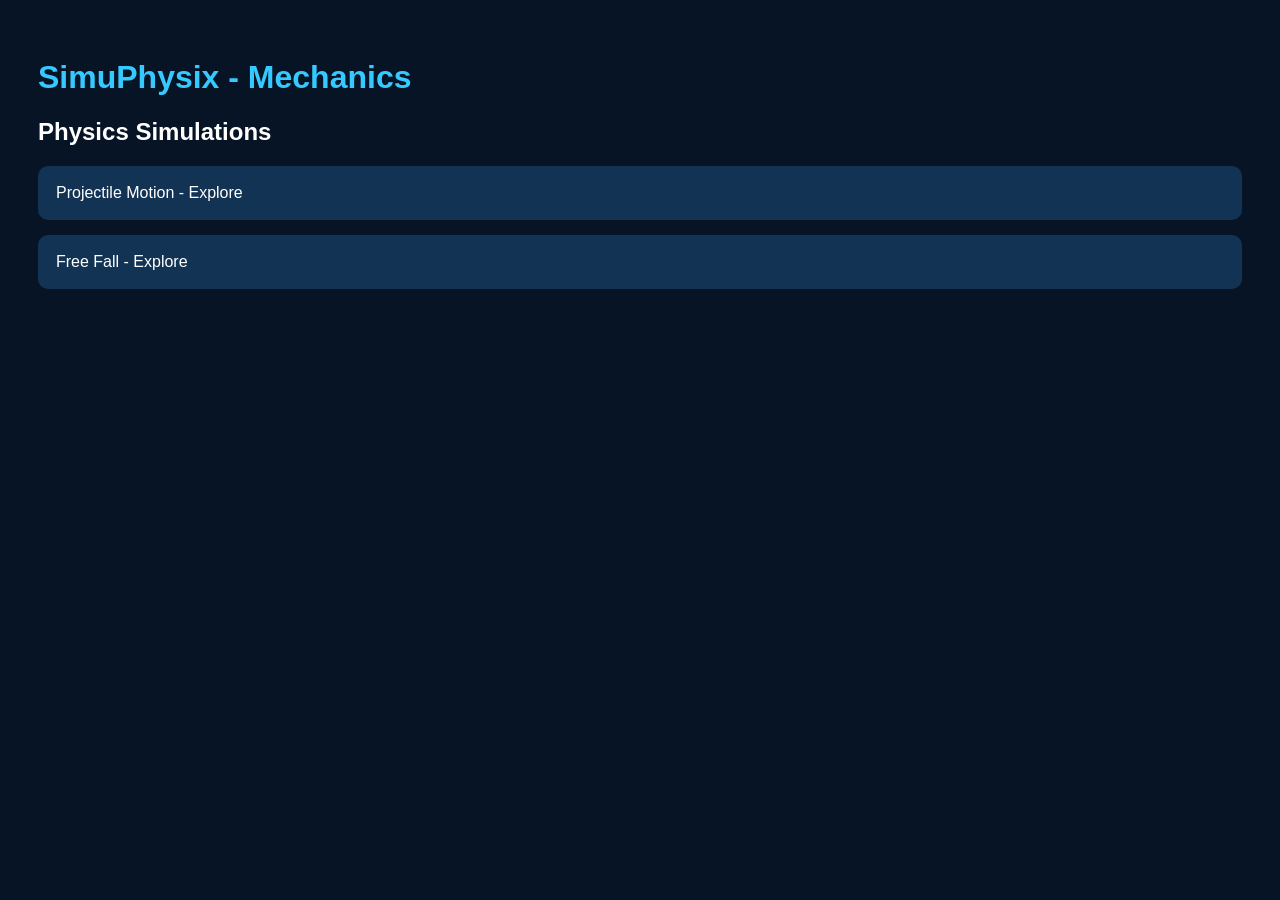
<file: mechanics.html>
<!DOCTYPE html>
<html>
<head>
<title>SimuPhysix - Mechanics</title>
<style>
body {
  background: #071426;
  color: white;
  font-family: Arial;
  padding: 30px;
}
h1 { color: #35c9ff; }
a {
  display: block;
  background: #123354;
  color: white;
  padding: 18px;
  margin: 15px 0;
  border-radius: 10px;
  text-decoration: none;
}
a:hover { background: #087eaa; }
</style>
</head>
<body>
<h1>SimuPhysix - Mechanics</h1>
<h2>Physics Simulations</h2>

<a href="projectile.html">Projectile Motion - Explore</a>
<a href="free-fall.html">Free Fall - Explore</a>

</body>
</html>
</file>
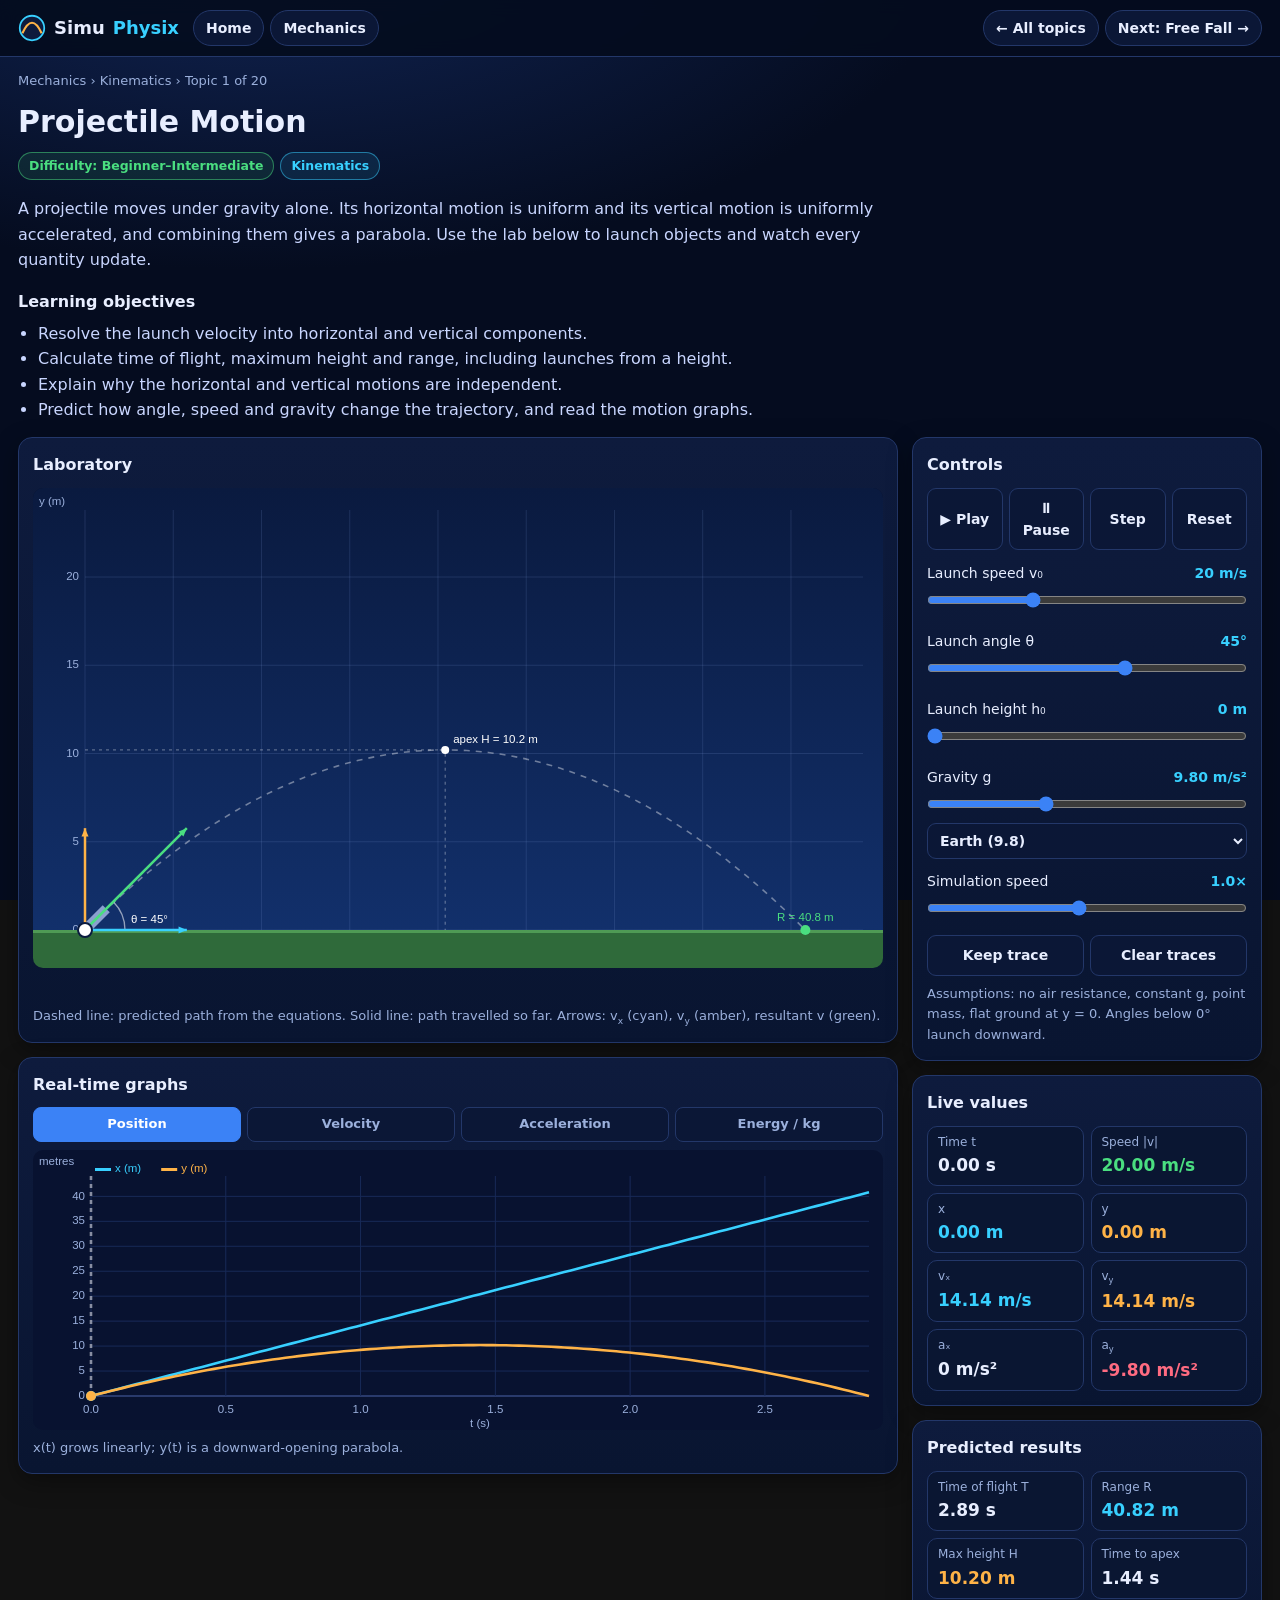
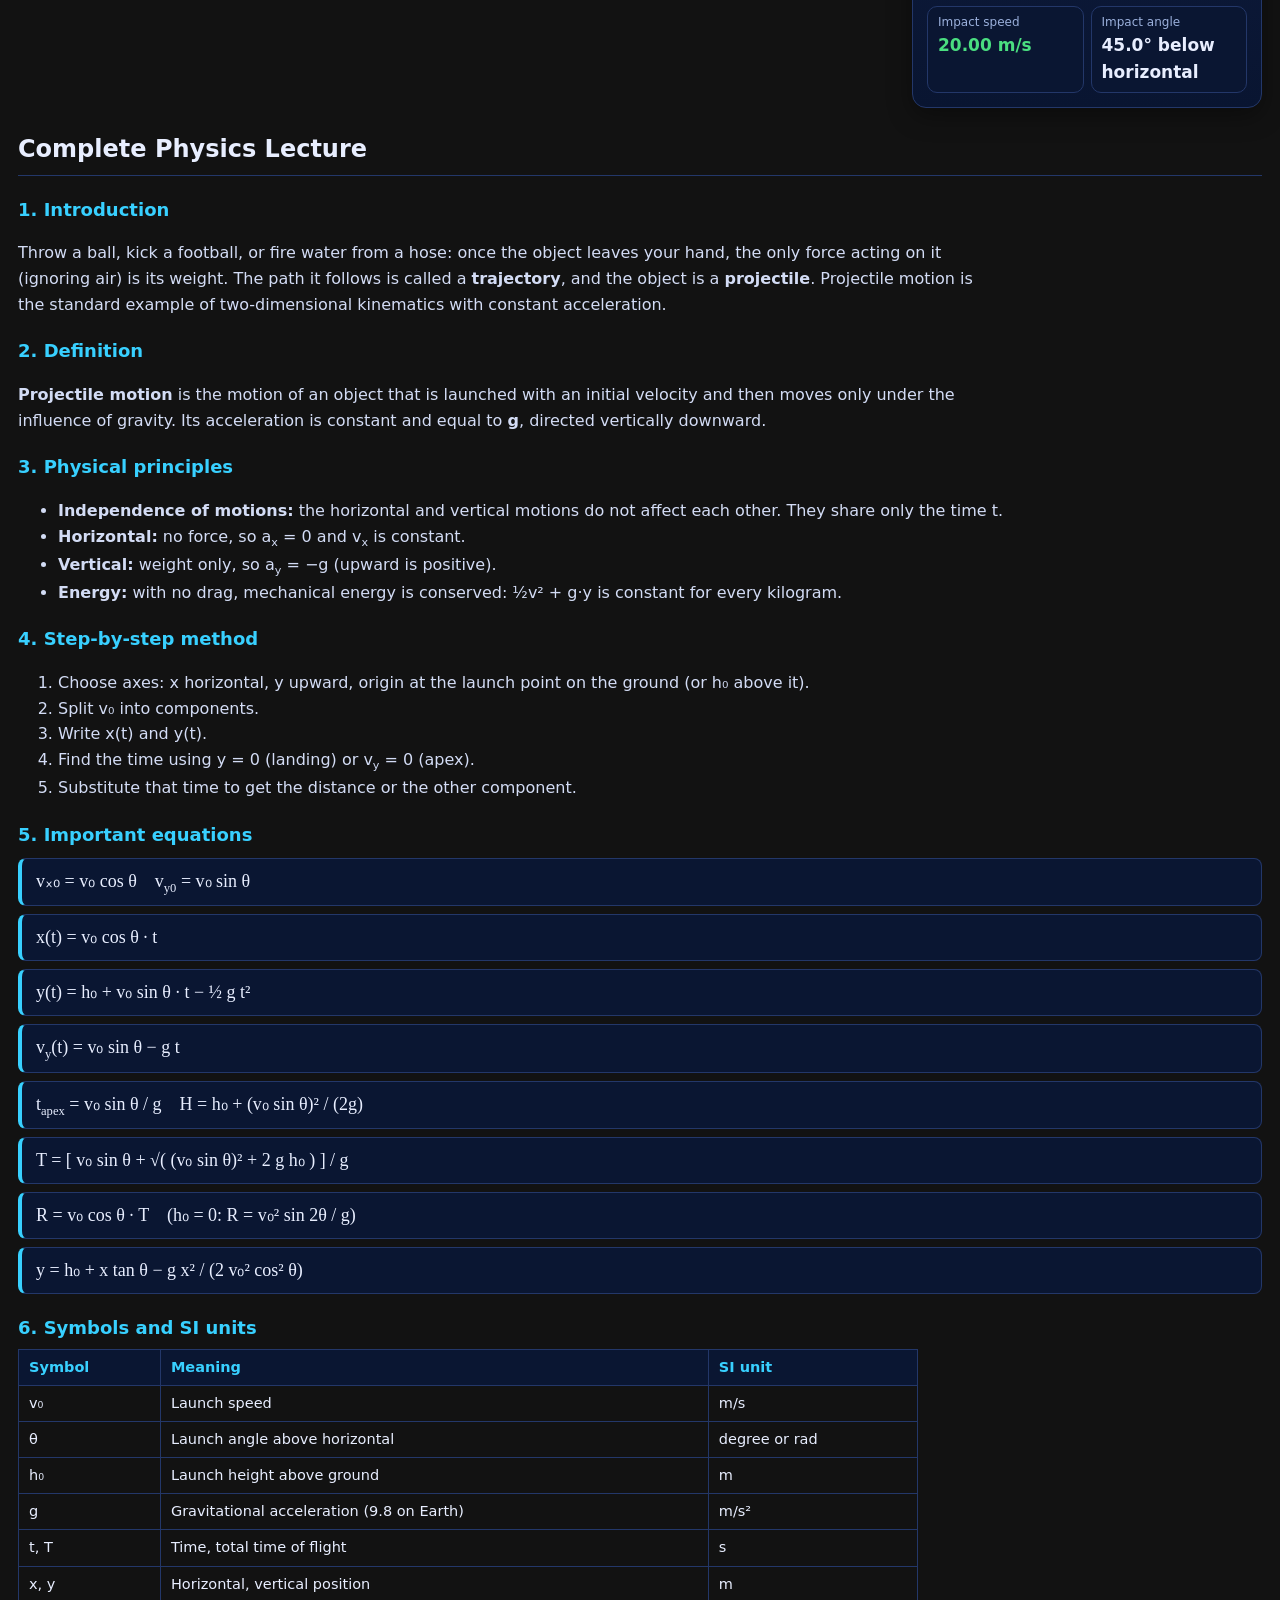
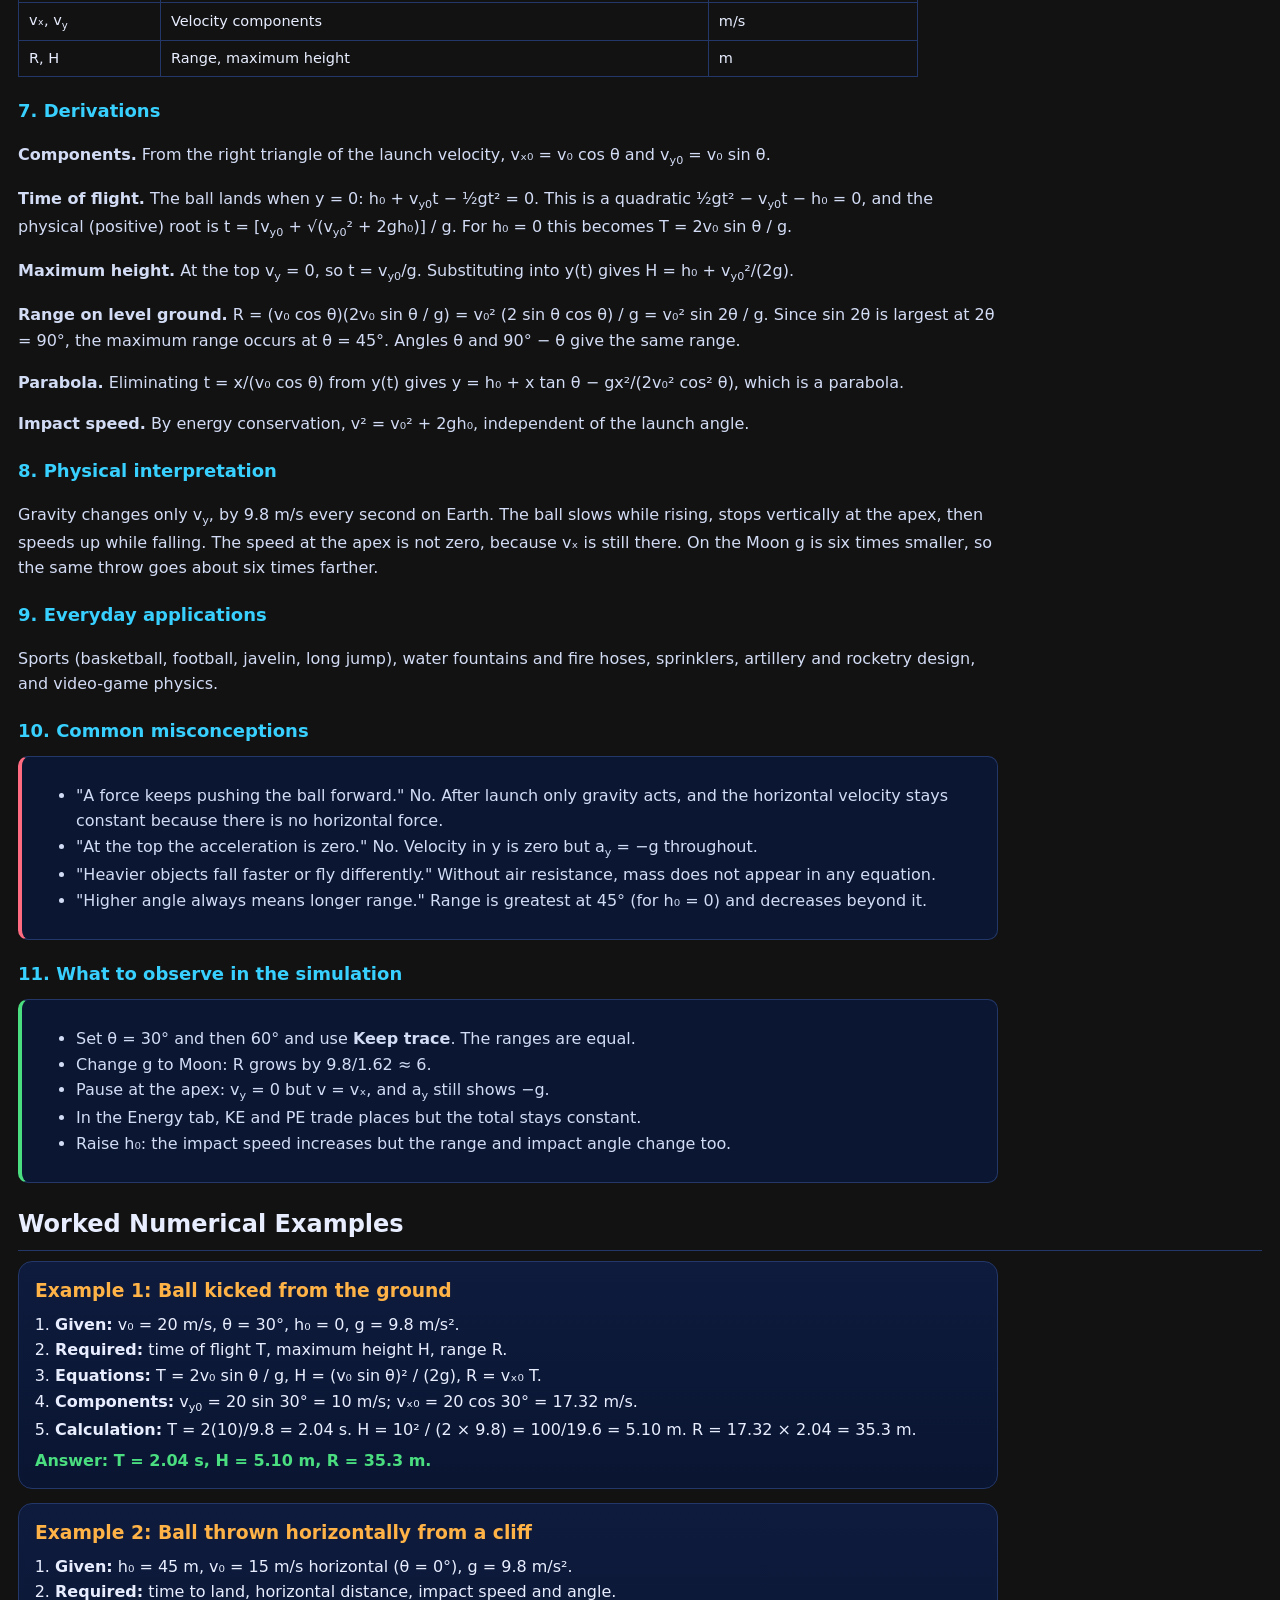
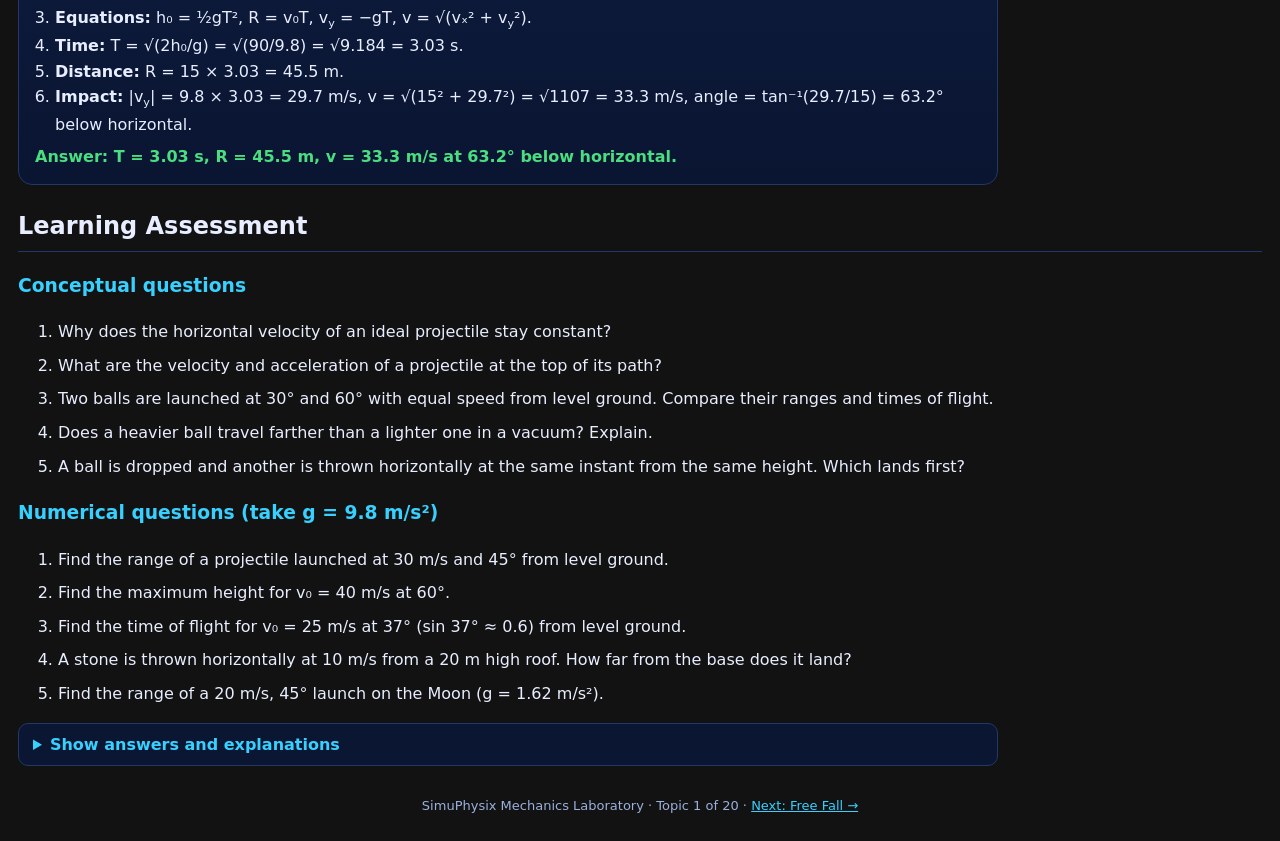
<file: projectile.html>
<!DOCTYPE html>
<html lang="en">
<head>
<meta charset="UTF-8">
<meta name="viewport" content="width=device-width, initial-scale=1">
<title>Projectile Motion | SimuPhysix Mechanics Lab</title>
<style>
:root{--bg:#050c1f;--bg2:#091531;--card:#0e1b3d;--line:#233769;--ink:#e8eeff;--mute:#9bb0dc;--cy:#38d0ff;--am:#ffb347;--rd:#ff6b81;--gn:#4ade80;--ac:#3b82f6}
*{box-sizing:border-box}html{color-scheme:dark;scroll-behavior:smooth}
body{margin:0;background:radial-gradient(1200px 600px at 20% -10%,#12275a 0,var(--bg) 60%) fixed;color:var(--ink);font:16px/1.6 "Segoe UI",system-ui,Roboto,Arial,sans-serif;font-variant-numeric:tabular-nums}
a{color:var(--cy)}
.top{position:sticky;top:0;z-index:20;display:flex;flex-wrap:wrap;align-items:center;gap:8px 14px;padding:10px 18px;background:rgba(5,12,31,.93);backdrop-filter:blur(8px);border-bottom:1px solid var(--line)}
.logo{display:flex;align-items:center;gap:8px;font-weight:700;font-size:18px;color:var(--ink);text-decoration:none}.logo b{color:var(--cy)}.logo svg{width:28px;height:28px}
.top .l,.top .r{display:flex;gap:6px;flex-wrap:wrap}.top .r{margin-left:auto}
.pill{padding:6px 12px;border:1px solid var(--line);border-radius:999px;background:#0b1736;color:var(--ink);text-decoration:none;font-size:14px;font-weight:600}.pill:hover{border-color:var(--cy)}
.wrap{max-width:1280px;margin:auto;padding:14px 18px}
.hero h1{margin:6px 0 6px;font-size:30px}.crumb{color:var(--mute);font-size:13px}
.badge{display:inline-block;padding:3px 10px;border-radius:999px;font-size:12.5px;font-weight:700;margin-right:6px;border:1px solid}
.b1{color:var(--gn);border-color:rgba(74,222,128,.5);background:rgba(74,222,128,.1)}.b2{color:var(--cy);border-color:rgba(56,208,255,.5);background:rgba(56,208,255,.1)}
.hero p{max-width:900px;color:#c9d6ff}.obj{margin:6px 0 0;padding-left:20px;color:#c9d6ff}
.lab{display:grid;grid-template-columns:minmax(0,1fr) 350px;gap:14px;margin-top:14px}
.left,.right{display:flex;flex-direction:column;gap:14px;min-width:0}
@media(max-width:980px){.lab{grid-template-columns:1fr}.left,.right{display:contents}#cScene{order:1}#cCtl{order:2}#cLive{order:3}#cGraph{order:4}#cPred{order:5}}
.card{background:linear-gradient(180deg,var(--card),var(--bg2));border:1px solid var(--line);border-radius:14px;padding:14px;box-shadow:0 8px 24px rgba(0,0,0,.35)}
.card h2{margin:0 0 10px;font-size:16px}
canvas{display:block;width:100%;border-radius:10px;background:#081230}
.note{margin:8px 0 0;font-size:13px;color:var(--mute)}
.msg{min-height:22px;margin-top:8px;font-weight:700;color:var(--gn);font-size:14px}
.ctl{margin-bottom:11px}.ctl .row{display:flex;justify-content:space-between;font-size:14px;margin-bottom:3px}.ctl output{font-weight:700;color:var(--cy)}
input[type=range]{width:100%;accent-color:var(--ac);height:24px;margin:0}
select,.btn{font:inherit;font-size:14px;font-weight:600;padding:8px 8px;border-radius:9px;border:1px solid var(--line);background:#0b1736;color:var(--ink);cursor:pointer}
select{width:100%}
.btns{display:grid;grid-template-columns:repeat(4,1fr);gap:6px;margin:4px 0 12px}.btns.two{grid-template-columns:1fr 1fr;margin:8px 0 0}
.btn:hover{border-color:var(--cy)}.btn.on{background:var(--ac);border-color:var(--ac);color:#fff}
.btn:focus-visible,input:focus-visible,select:focus-visible,summary:focus-visible{outline:2px solid var(--cy);outline-offset:2px}
.tiles{display:grid;grid-template-columns:1fr 1fr;gap:7px}
.tile{background:#0a1632;border:1px solid var(--line);border-radius:10px;padding:6px 10px}.tile small{display:block;color:var(--mute);font-size:12px}.tile b{font-size:17px}
.c1{color:var(--cy)}.c2{color:var(--am)}.c3{color:var(--gn)}.c4{color:var(--rd)}
.tabs{display:flex;gap:6px;flex-wrap:wrap;margin-bottom:8px}
.tab{flex:1;font:inherit;font-size:13px;font-weight:600;padding:6px 4px;border-radius:8px;border:1px solid var(--line);background:#0b1736;color:var(--mute);cursor:pointer;min-width:70px}.tab.on{background:var(--ac);border-color:var(--ac);color:#fff}
section.sec{margin-top:22px}
section.sec>h2{font-size:24px;margin:0 0 10px;padding-bottom:6px;border-bottom:1px solid var(--line)}
.lec h3{margin:20px 0 6px;font-size:18px;color:var(--cy)}.lec p,.lec li{color:#d3dcf5;max-width:980px}
.eq{background:#0a1632;border:1px solid var(--line);border-left:4px solid var(--cy);border-radius:8px;padding:8px 14px;margin:8px 0;font-family:"Cambria Math","Times New Roman",serif;font-size:18px;overflow-x:auto;white-space:nowrap}
.tw{overflow-x:auto}table.sym{border-collapse:collapse;width:100%;max-width:900px;font-size:14.5px}table.sym th,table.sym td{border:1px solid var(--line);padding:6px 10px;text-align:left}table.sym th{background:#0a1632;color:var(--cy)}
.box{background:#0a1632;border:1px solid var(--line);border-radius:10px;padding:10px 14px;margin:10px 0;max-width:980px}.box.warn{border-left:4px solid var(--rd)}.box.ok{border-left:4px solid var(--gn)}
.ex{background:linear-gradient(180deg,var(--card),var(--bg2));border:1px solid var(--line);border-radius:14px;padding:14px 16px;margin-bottom:14px;max-width:980px}
.ex h3{margin:0 0 6px;color:var(--am)}.ex ol{margin:6px 0;padding-left:20px}.ans{color:var(--gn);font-weight:700}
.qs{max-width:980px}.qs li{margin-bottom:8px}
details{background:#0a1632;border:1px solid var(--line);border-radius:10px;padding:8px 14px;margin-top:12px;max-width:980px}summary{cursor:pointer;font-weight:700;color:var(--cy)}
footer{margin:30px 0 10px;text-align:center;color:var(--mute);font-size:13px}
sub,sup{font-size:.7em}
</style>
</head>
<body>
<nav class="top">
  <a class="logo" href="index.html"><svg viewBox="0 0 32 32" aria-hidden="true"><circle cx="16" cy="16" r="14" fill="#0e1b3d" stroke="#38d0ff" stroke-width="2"/><path d="M5 22 Q16 -2 27 22" fill="none" stroke="#ffb347" stroke-width="2.4"/></svg>Simu<b>Physix</b></a>
  <div class="l"><a class="pill" href="index.html">Home</a><a class="pill" href="mechanics.html">Mechanics</a></div>
  <div class="r"><a class="pill" href="mechanics.html">← All topics</a><a class="pill" href="free-fall.html">Next: Free Fall →</a></div>
</nav>

<div class="wrap">
<header class="hero">
  <div class="crumb">Mechanics › Kinematics › Topic 1 of 20</div>
  <h1>Projectile Motion</h1>
  <span class="badge b1">Difficulty: Beginner–Intermediate</span><span class="badge b2">Kinematics</span>
  <p>A projectile moves under gravity alone. Its horizontal motion is uniform and its vertical motion is uniformly accelerated, and combining them gives a parabola. Use the lab below to launch objects and watch every quantity update.</p>
  <b>Learning objectives</b>
  <ul class="obj">
    <li>Resolve the launch velocity into horizontal and vertical components.</li>
    <li>Calculate time of flight, maximum height and range, including launches from a height.</li>
    <li>Explain why the horizontal and vertical motions are independent.</li>
    <li>Predict how angle, speed and gravity change the trajectory, and read the motion graphs.</li>
  </ul>
</header>

<div class="lab">
  <div class="left">
    <section class="card" id="cScene"><h2>Laboratory</h2>
      <canvas id="scene" aria-label="Projectile trajectory with velocity vectors"></canvas>
      <div class="msg" id="msg"></div>
      <p class="note">Dashed line: predicted path from the equations. Solid line: path travelled so far. Arrows: v<sub>x</sub> (cyan), v<sub>y</sub> (amber), resultant v (green).</p></section>
    <section class="card" id="cGraph"><h2>Real-time graphs</h2>
      <div class="tabs" id="gtabs"><button class="tab on" data-g="pos">Position</button><button class="tab" data-g="vel">Velocity</button><button class="tab" data-g="acc">Acceleration</button><button class="tab" data-g="en">Energy / kg</button></div>
      <canvas id="graph" aria-label="Motion graph"></canvas>
      <p class="note" id="gnote"></p></section>
  </div>
  <div class="right">
    <section class="card" id="cCtl"><h2>Controls</h2>
      <div class="btns"><button class="btn on" id="play">▶ Play</button><button class="btn" id="pause">⏸ Pause</button><button class="btn" id="step">Step</button><button class="btn" id="reset">Reset</button></div>
      <div class="ctl"><div class="row"><label for="v">Launch speed v₀</label><output id="vO"></output></div><input id="v" type="range" min="1" max="60" step="0.5" value="20"></div>
      <div class="ctl"><div class="row"><label for="a">Launch angle θ</label><output id="aO"></output></div><input id="a" type="range" min="-30" max="90" step="1" value="45"></div>
      <div class="ctl"><div class="row"><label for="h">Launch height h₀</label><output id="hO"></output></div><input id="h" type="range" min="0" max="100" step="0.5" value="0"></div>
      <div class="ctl"><div class="row"><label for="g">Gravity g</label><output id="gO"></output></div><input id="g" type="range" min="1" max="25" step="0.01" value="9.8">
        <select id="pl" aria-label="Planet"><option value="9.8">Earth (9.8)</option><option value="1.62">Moon (1.62)</option><option value="3.71">Mars (3.71)</option><option value="8.87">Venus (8.87)</option><option value="24.79">Jupiter (24.79)</option><option value="c">Custom</option></select></div>
      <div class="ctl" style="margin-bottom:0"><div class="row"><label for="sp">Simulation speed</label><output id="spO"></output></div><input id="sp" type="range" min="0.1" max="2" step="0.1" value="1"></div>
      <div class="btns two"><button class="btn" id="keep">Keep trace</button><button class="btn" id="clear">Clear traces</button></div>
      <p class="note">Assumptions: no air resistance, constant g, point mass, flat ground at y = 0. Angles below 0° launch downward.</p></section>
    <section class="card" id="cLive"><h2>Live values</h2>
      <div class="tiles">
        <div class="tile"><small>Time t</small><b id="rT"></b></div><div class="tile"><small>Speed |v|</small><b class="c3" id="rV"></b></div>
        <div class="tile"><small>x</small><b class="c1" id="rX"></b></div><div class="tile"><small>y</small><b class="c2" id="rY"></b></div>
        <div class="tile"><small>vₓ</small><b class="c1" id="rVX"></b></div><div class="tile"><small>v<sub>y</sub></small><b class="c2" id="rVY"></b></div>
        <div class="tile"><small>aₓ</small><b id="rAX"></b></div><div class="tile"><small>a<sub>y</sub></small><b class="c4" id="rAY"></b></div>
      </div></section>
    <section class="card" id="cPred"><h2>Predicted results</h2>
      <div class="tiles">
        <div class="tile"><small>Time of flight T</small><b id="pT"></b></div><div class="tile"><small>Range R</small><b class="c1" id="pR"></b></div>
        <div class="tile"><small>Max height H</small><b class="c2" id="pH"></b></div><div class="tile"><small>Time to apex</small><b id="pA"></b></div>
        <div class="tile"><small>Impact speed</small><b class="c3" id="pV"></b></div><div class="tile"><small>Impact angle</small><b id="pG"></b></div>
      </div></section>
  </div>
</div>

<section class="sec lec"><h2>Complete Physics Lecture</h2>
<h3>1. Introduction</h3>
<p>Throw a ball, kick a football, or fire water from a hose: once the object leaves your hand, the only force acting on it (ignoring air) is its weight. The path it follows is called a <b>trajectory</b>, and the object is a <b>projectile</b>. Projectile motion is the standard example of two-dimensional kinematics with constant acceleration.</p>
<h3>2. Definition</h3>
<p><b>Projectile motion</b> is the motion of an object that is launched with an initial velocity and then moves only under the influence of gravity. Its acceleration is constant and equal to <b>g</b>, directed vertically downward.</p>
<h3>3. Physical principles</h3>
<ul>
<li><b>Independence of motions:</b> the horizontal and vertical motions do not affect each other. They share only the time t.</li>
<li><b>Horizontal:</b> no force, so a<sub>x</sub> = 0 and v<sub>x</sub> is constant.</li>
<li><b>Vertical:</b> weight only, so a<sub>y</sub> = −g (upward is positive).</li>
<li><b>Energy:</b> with no drag, mechanical energy is conserved: ½v² + g·y is constant for every kilogram.</li>
</ul>
<h3>4. Step-by-step method</h3>
<ol><li>Choose axes: x horizontal, y upward, origin at the launch point on the ground (or h₀ above it).</li><li>Split v₀ into components.</li><li>Write x(t) and y(t).</li><li>Find the time using y = 0 (landing) or v<sub>y</sub> = 0 (apex).</li><li>Substitute that time to get the distance or the other component.</li></ol>
<h3>5. Important equations</h3>
<div class="eq">vₓ₀ = v₀ cos θ  &nbsp;&nbsp; v<sub>y0</sub> = v₀ sin θ</div>
<div class="eq">x(t) = v₀ cos θ · t</div>
<div class="eq">y(t) = h₀ + v₀ sin θ · t − ½ g t²</div>
<div class="eq">v<sub>y</sub>(t) = v₀ sin θ − g t</div>
<div class="eq">t<sub>apex</sub> = v₀ sin θ / g &nbsp;&nbsp; H = h₀ + (v₀ sin θ)² / (2g)</div>
<div class="eq">T = [ v₀ sin θ + √( (v₀ sin θ)² + 2 g h₀ ) ] / g</div>
<div class="eq">R = v₀ cos θ · T &nbsp;&nbsp; (h₀ = 0:  R = v₀² sin 2θ / g)</div>
<div class="eq">y = h₀ + x tan θ − g x² / (2 v₀² cos² θ)</div>
<h3>6. Symbols and SI units</h3>
<div class="tw"><table class="sym"><tr><th>Symbol</th><th>Meaning</th><th>SI unit</th></tr>
<tr><td>v₀</td><td>Launch speed</td><td>m/s</td></tr><tr><td>θ</td><td>Launch angle above horizontal</td><td>degree or rad</td></tr>
<tr><td>h₀</td><td>Launch height above ground</td><td>m</td></tr><tr><td>g</td><td>Gravitational acceleration (9.8 on Earth)</td><td>m/s²</td></tr>
<tr><td>t, T</td><td>Time, total time of flight</td><td>s</td></tr><tr><td>x, y</td><td>Horizontal, vertical position</td><td>m</td></tr>
<tr><td>vₓ, v<sub>y</sub></td><td>Velocity components</td><td>m/s</td></tr><tr><td>R, H</td><td>Range, maximum height</td><td>m</td></tr></table></div>
<h3>7. Derivations</h3>
<p><b>Components.</b> From the right triangle of the launch velocity, vₓ₀ = v₀ cos θ and v<sub>y0</sub> = v₀ sin θ.</p>
<p><b>Time of flight.</b> The ball lands when y = 0: h₀ + v<sub>y0</sub>t − ½gt² = 0. This is a quadratic ½gt² − v<sub>y0</sub>t − h₀ = 0, and the physical (positive) root is t = [v<sub>y0</sub> + √(v<sub>y0</sub>² + 2gh₀)] / g. For h₀ = 0 this becomes T = 2v₀ sin θ / g.</p>
<p><b>Maximum height.</b> At the top v<sub>y</sub> = 0, so t = v<sub>y0</sub>/g. Substituting into y(t) gives H = h₀ + v<sub>y0</sub>²/(2g).</p>
<p><b>Range on level ground.</b> R = (v₀ cos θ)(2v₀ sin θ / g) = v₀² (2 sin θ cos θ) / g = v₀² sin 2θ / g. Since sin 2θ is largest at 2θ = 90°, the maximum range occurs at θ = 45°. Angles θ and 90° − θ give the same range.</p>
<p><b>Parabola.</b> Eliminating t = x/(v₀ cos θ) from y(t) gives y = h₀ + x tan θ − gx²/(2v₀² cos² θ), which is a parabola.</p>
<p><b>Impact speed.</b> By energy conservation, v² = v₀² + 2gh₀, independent of the launch angle.</p>
<h3>8. Physical interpretation</h3>
<p>Gravity changes only v<sub>y</sub>, by 9.8 m/s every second on Earth. The ball slows while rising, stops vertically at the apex, then speeds up while falling. The speed at the apex is not zero, because vₓ is still there. On the Moon g is six times smaller, so the same throw goes about six times farther.</p>
<h3>9. Everyday applications</h3>
<p>Sports (basketball, football, javelin, long jump), water fountains and fire hoses, sprinklers, artillery and rocketry design, and video-game physics.</p>
<h3>10. Common misconceptions</h3>
<div class="box warn"><ul>
<li>"A force keeps pushing the ball forward." No. After launch only gravity acts, and the horizontal velocity stays constant because there is no horizontal force.</li>
<li>"At the top the acceleration is zero." No. Velocity in y is zero but a<sub>y</sub> = −g throughout.</li>
<li>"Heavier objects fall faster or fly differently." Without air resistance, mass does not appear in any equation.</li>
<li>"Higher angle always means longer range." Range is greatest at 45° (for h₀ = 0) and decreases beyond it.</li></ul></div>
<h3>11. What to observe in the simulation</h3>
<div class="box ok"><ul>
<li>Set θ = 30° and then 60° and use <b>Keep trace</b>. The ranges are equal.</li>
<li>Change g to Moon: R grows by 9.8/1.62 ≈ 6.</li>
<li>Pause at the apex: v<sub>y</sub> = 0 but v = vₓ, and a<sub>y</sub> still shows −g.</li>
<li>In the Energy tab, KE and PE trade places but the total stays constant.</li>
<li>Raise h₀: the impact speed increases but the range and impact angle change too.</li></ul></div>
</section>

<section class="sec"><h2>Worked Numerical Examples</h2>
<div class="ex"><h3>Example 1: Ball kicked from the ground</h3>
<ol><li><b>Given:</b> v₀ = 20 m/s, θ = 30°, h₀ = 0, g = 9.8 m/s².</li>
<li><b>Required:</b> time of flight T, maximum height H, range R.</li>
<li><b>Equations:</b> T = 2v₀ sin θ / g, H = (v₀ sin θ)² / (2g), R = vₓ₀ T.</li>
<li><b>Components:</b> v<sub>y0</sub> = 20 sin 30° = 10 m/s; vₓ₀ = 20 cos 30° = 17.32 m/s.</li>
<li><b>Calculation:</b> T = 2(10)/9.8 = 2.04 s. H = 10² / (2 × 9.8) = 100/19.6 = 5.10 m. R = 17.32 × 2.04 = 35.3 m.</li></ol>
<div class="ans">Answer: T = 2.04 s, H = 5.10 m, R = 35.3 m.</div></div>
<div class="ex"><h3>Example 2: Ball thrown horizontally from a cliff</h3>
<ol><li><b>Given:</b> h₀ = 45 m, v₀ = 15 m/s horizontal (θ = 0°), g = 9.8 m/s².</li>
<li><b>Required:</b> time to land, horizontal distance, impact speed and angle.</li>
<li><b>Equations:</b> h₀ = ½gT², R = v₀T, v<sub>y</sub> = −gT, v = √(vₓ² + v<sub>y</sub>²).</li>
<li><b>Time:</b> T = √(2h₀/g) = √(90/9.8) = √9.184 = 3.03 s.</li>
<li><b>Distance:</b> R = 15 × 3.03 = 45.5 m.</li>
<li><b>Impact:</b> |v<sub>y</sub>| = 9.8 × 3.03 = 29.7 m/s, v = √(15² + 29.7²) = √1107 = 33.3 m/s, angle = tan⁻¹(29.7/15) = 63.2° below horizontal.</li></ol>
<div class="ans">Answer: T = 3.03 s, R = 45.5 m, v = 33.3 m/s at 63.2° below horizontal.</div></div>
</section>

<section class="sec"><h2>Learning Assessment</h2>
<h3 style="color:var(--cy)">Conceptual questions</h3>
<ol class="qs"><li>Why does the horizontal velocity of an ideal projectile stay constant?</li>
<li>What are the velocity and acceleration of a projectile at the top of its path?</li>
<li>Two balls are launched at 30° and 60° with equal speed from level ground. Compare their ranges and times of flight.</li>
<li>Does a heavier ball travel farther than a lighter one in a vacuum? Explain.</li>
<li>A ball is dropped and another is thrown horizontally at the same instant from the same height. Which lands first?</li></ol>
<h3 style="color:var(--cy)">Numerical questions (take g = 9.8 m/s²)</h3>
<ol class="qs"><li>Find the range of a projectile launched at 30 m/s and 45° from level ground.</li>
<li>Find the maximum height for v₀ = 40 m/s at 60°.</li>
<li>Find the time of flight for v₀ = 25 m/s at 37° (sin 37° ≈ 0.6) from level ground.</li>
<li>A stone is thrown horizontally at 10 m/s from a 20 m high roof. How far from the base does it land?</li>
<li>Find the range of a 20 m/s, 45° launch on the Moon (g = 1.62 m/s²).</li></ol>
<details><summary>Show answers and explanations</summary>
<p><b>Conceptual</b></p><ol>
<li>No horizontal force acts (air resistance ignored), so a<sub>x</sub> = 0 and v<sub>x</sub> does not change.</li>
<li>Velocity is purely horizontal (v = vₓ, with v<sub>y</sub> = 0). Acceleration is still g = 9.8 m/s² downward.</li>
<li>Ranges are equal because sin 60° = sin 120°, i.e. the angles are complementary. The 60° ball stays up longer (T ∝ sin θ), so it has the longer time of flight and reaches a greater height.</li>
<li>No. Mass cancels out of every projectile equation, so the paths are identical without air resistance.</li>
<li>They land at the same time. Both have v<sub>y0</sub> = 0 and the same vertical motion; the horizontal velocity does not affect it.</li></ol>
<p><b>Numerical</b></p><ol>
<li>R = v₀² sin 2θ / g = 900 × 1 / 9.8 = <b>91.8 m</b>.</li>
<li>v<sub>y0</sub> = 40 sin 60° = 34.64 m/s; H = 34.64² / 19.6 = 1200 / 19.6 = <b>61.2 m</b>.</li>
<li>v<sub>y0</sub> = 25 × 0.6 = 15 m/s; T = 2(15)/9.8 = <b>3.06 s</b>.</li>
<li>t = √(2 × 20 / 9.8) = 2.02 s; x = 10 × 2.02 = <b>20.2 m</b>.</li>
<li>R = 400 × 1 / 1.62 = <b>247 m</b> (about 6 times the 40.8 m on Earth).</li></ol></details>
</section>
<footer>SimuPhysix Mechanics Laboratory · Topic 1 of 20 · <a href="free-fall.html">Next: Free Fall →</a></footer>
</div>

<script>
(()=>{
const $=id=>document.getElementById(id),TAU=Math.PI*2,clamp=(v,a,b)=>Math.max(a,Math.min(b,v));
const f=(x,d=2)=>{const s=x.toFixed(d);return /^-0(\.0+)?$/.test(s)?s.slice(1):s};
const CY='#38d0ff',AM='#ffb347',RD='#ff6b81',GN='#4ade80',MU='#9bb0dc';
const DEF={v:20,a:45,h:0,g:9.8},st={...DEF};
let t=0,playing=false,sp=1,ghosts=[],gtab='pos';
const sc=$('scene'),gs=sc.getContext('2d'),gc=$('graph'),gg=gc.getContext('2d'),D={s:{w:600,h:380},g:{w:600,h:240}};
function fit(){[[sc,'s',w=>clamp(w*.6,300,480)],[gc,'g',w=>clamp(w*.4,210,280)]].forEach(([c,k,fh])=>{const w=c.clientWidth,h=Math.round(fh(w)),d=devicePixelRatio||1;c.style.height=h+'px';c.width=Math.round(w*d);c.height=Math.round(h*d);c.getContext('2d').setTransform(d,0,0,d,0,0);D[k]={w,h};});}
function P(p=st){const th=p.a*Math.PI/180,vx=p.v*Math.cos(th),vy=p.v*Math.sin(th),disc=vy*vy+2*p.g*p.h,T=Math.max(0,(vy+Math.sqrt(disc))/p.g),ta=vy>0?vy/p.g:0;
  return{g:p.g,h:p.h,vx,vy,disc,T,R:vx*T,ta,xa:vx*ta,H:p.h+(vy>0?vy*vy/(2*p.g):0),vimp:Math.sqrt(disc+vx*vx),ang:Math.atan2(Math.sqrt(disc),vx)*180/Math.PI};}
const at=(p,tt)=>({x:p.vx*tt,y:Math.max(0,p.h+p.vy*tt-.5*p.g*tt*tt),vy:p.vy-p.g*tt});
function nice(r){const raw=r/6,m=10**Math.floor(Math.log10(raw)),n=raw/m;return(n<1.5?1:n<3.5?2:n<7.5?5:10)*m;}
function view(p){const w=D.s.w,h=D.s.h,ML=52,MR=20,MT=22,MB=38,xm=Math.max(p.R,p.xa,8)*1.08,ym=Math.max(p.H,p.h,3)*1.2,s=Math.min((w-ML-MR)/xm,(h-MT-MB)/ym);return{w,h,ML,MB,MT,MR,s,X:x=>ML+x*s,Y:y=>h-MB-y*s};}
function arrow(g,x,y,dx,dy,col){const l=Math.hypot(dx,dy);if(l<4)return;g.strokeStyle=col;g.fillStyle=col;g.lineWidth=2.5;g.beginPath();g.moveTo(x,y);g.lineTo(x+dx,y+dy);g.stroke();const a=Math.atan2(dy,dx),X=x+dx,Y=y+dy;g.beginPath();g.moveTo(X,Y);g.lineTo(X-9*Math.cos(a-.4),Y-9*Math.sin(a-.4));g.lineTo(X-9*Math.cos(a+.4),Y-9*Math.sin(a+.4));g.fill();}
function path(g,p,vw,t1){g.beginPath();const n=100;for(let i=0;i<=n;i++){const q=at(p,t1*i/n);i?g.lineTo(vw.X(q.x),vw.Y(q.y)):g.moveTo(vw.X(q.x),vw.Y(q.y));}g.stroke();}
function drawScene(){
  const p=P(),vw=view(p),g=gs,{w,h,ML,MB,MT,MR,s,X,Y}=vw;g.clearRect(0,0,w,h);
  const gr=g.createLinearGradient(0,0,0,h-MB);gr.addColorStop(0,'#0a1a3f');gr.addColorStop(1,'#12306b');g.fillStyle=gr;g.fillRect(0,0,w,h);
  g.font='11.5px Segoe UI,Arial';g.lineWidth=1;g.textBaseline='middle';
  const sx=nice((w-ML-MR)/s),sy=nice((h-MT-MB)/s);
  g.textAlign='center';for(let x=0;X(x)<w-MR+1;x+=sx){g.strokeStyle='rgba(120,150,210,.18)';g.beginPath();g.moveTo(X(x),MT);g.lineTo(X(x),h-MB);g.stroke();g.fillStyle=MU;g.fillText(f(x,x<10&&sx<1?1:0),X(x),h-MB+22);}
  g.textAlign='right';for(let y=0;Y(y)>MT-1;y+=sy){g.strokeStyle='rgba(120,150,210,.18)';g.beginPath();g.moveTo(ML,Y(y));g.lineTo(w-MR,Y(y));g.stroke();g.fillStyle=MU;g.fillText(f(y,y<10&&sy<1?1:0),ML-6,Y(y));}
  g.fillStyle=MU;g.textAlign='right';g.fillText('x (m)',w-MR,h-8);g.textAlign='left';g.fillText('y (m)',6,MT-8);
  g.fillStyle='#2f6a3a';g.fillRect(0,h-MB,w,MB);g.fillStyle='#4f9a55';g.fillRect(0,h-MB,w,3);
  if(p.h>0){g.fillStyle='#6b7a99';g.fillRect(X(0)-16,Y(p.h),16,p.h*s);}
  ghosts.forEach((q,i)=>{g.strokeStyle='rgba(200,215,255,'+(.25+i*.1)+')';g.lineWidth=1.8;path(g,q,vw,q.T);});
  if(p.T>0){g.setLineDash([6,6]);g.strokeStyle='rgba(255,255,255,.4)';g.lineWidth=1.6;path(g,p,vw,p.T);g.setLineDash([]);
    g.strokeStyle=AM;g.lineWidth=3;path(g,p,vw,t);
    if(p.vy>0){g.setLineDash([3,4]);g.strokeStyle='rgba(255,255,255,.4)';g.lineWidth=1;g.beginPath();g.moveTo(ML,Y(p.H));g.lineTo(X(p.xa),Y(p.H));g.lineTo(X(p.xa),h-MB);g.stroke();g.setLineDash([]);
      g.fillStyle='#fff';g.beginPath();g.arc(X(p.xa),Y(p.H),4,0,TAU);g.fill();g.textAlign='left';g.fillText('apex H = '+f(p.H,1)+' m',X(p.xa)+8,Y(p.H)-10);}
    g.fillStyle=GN;g.beginPath();g.arc(X(p.R),Y(0),5,0,TAU);g.fill();g.textAlign='center';g.fillText('R = '+f(p.R,1)+' m',clamp(X(p.R),ML+40,w-MR-40),Y(0)-12);}
  const th=-st.a*Math.PI/180;g.save();g.translate(X(0),Y(p.h));g.rotate(th);g.fillStyle='#8aa0cf';g.fillRect(0,-5,30,10);g.restore();
  g.strokeStyle='rgba(255,255,255,.55)';g.lineWidth=1.3;g.beginPath();g.arc(X(0),Y(p.h),40,0,th,th<0);g.stroke();g.fillStyle='#fff';g.textAlign='left';g.fillText('θ = '+st.a+'°',X(0)+46,Y(p.h)-(st.a>8?10:-2));
  const q=at(p,t),bx=X(q.x),by=Y(q.y),vmax=Math.max(p.vimp,st.v,1),k=.3*Math.min(w,h)/vmax;
  if(p.T>0&&t<p.T-1e-9||t===0){arrow(g,bx,by,p.vx*k,0,CY);arrow(g,bx,by,0,-q.vy*k,AM);arrow(g,bx,by,p.vx*k,-q.vy*k,GN);}
  g.fillStyle='#fff';g.strokeStyle='#0a1a3f';g.lineWidth=2;g.beginPath();g.arc(bx,by,7,0,TAU);g.fill();g.stroke();
}
function plot(g,W,H,series,tmax,ylab){
  g.clearRect(0,0,W,H);const L=58,R=14,T=26,B=34,pw=W-L-R,ph=H-T-B;
  if(tmax<=0){g.fillStyle=MU;g.font='14px Segoe UI,Arial';g.textAlign='center';g.fillText('No flight: change the inputs.',W/2,H/2);return;}
  let lo=0,hi=0;series.forEach(s=>{for(let i=0;i<=80;i++){const v=s.fn(tmax*i/80);lo=Math.min(lo,v);hi=Math.max(hi,v);}});
  if(hi-lo<1e-9)hi=lo+1;const pad=(hi-lo)*.08;hi+=pad;if(lo<0)lo-=pad;
  const X=tt=>L+pw*tt/tmax,Y=v=>T+ph*(1-(v-lo)/(hi-lo));
  g.font='11.5px Segoe UI,Arial';g.lineWidth=1;g.textBaseline='middle';
  const sy=nice(hi-lo),sx=nice(tmax);
  g.textAlign='right';for(let v=Math.ceil(lo/sy)*sy;v<=hi;v+=sy){g.strokeStyle=Math.abs(v)<1e-9?'#4a62a8':'#182a58';g.beginPath();g.moveTo(L,Y(v));g.lineTo(L+pw,Y(v));g.stroke();g.fillStyle=MU;g.fillText(f(v,Math.abs(v)<10&&sy<1?1:0),L-6,Y(v));}
  g.textAlign='center';for(let x=0;x<=tmax+1e-9;x+=sx){g.strokeStyle='#182a58';g.beginPath();g.moveTo(X(x),T);g.lineTo(X(x),T+ph);g.stroke();g.fillStyle=MU;g.fillText(f(x,sx<1?1:0),X(x),H-20);}
  g.fillStyle=MU;g.fillText('t (s)',L+pw/2,H-6);g.textAlign='left';g.fillText(ylab,6,12);
  series.forEach(s=>{g.strokeStyle=s.c;g.lineWidth=2.6;g.setLineDash(s.d||[]);g.beginPath();for(let i=0;i<=120;i++){const tt=tmax*i/120,x=X(tt),y=Y(s.fn(tt));i?g.lineTo(x,y):g.moveTo(x,y);}g.stroke();g.setLineDash([]);});
  const cx=X(clamp(t,0,tmax));g.strokeStyle='rgba(255,255,255,.5)';g.setLineDash([4,4]);g.beginPath();g.moveTo(cx,T);g.lineTo(cx,T+ph);g.stroke();g.setLineDash([]);
  series.forEach(s=>{g.fillStyle=s.c;g.beginPath();g.arc(cx,Y(s.fn(clamp(t,0,tmax))),5,0,TAU);g.fill();});
  let lx=L+4;g.textAlign='left';series.forEach(s=>{g.fillStyle=s.c;g.fillRect(lx,18,16,3);g.fillText(s.n,lx+20,19);lx+=g.measureText(s.n).width+40;});
}
const GN_NOTE={pos:'x(t) grows linearly; y(t) is a downward-opening parabola.',vel:'vₓ is constant; v<sub>y</sub> falls linearly with slope −g; speed is lowest at the apex.',acc:'aₓ = 0 and a<sub>y</sub> = −g at all times, including the apex.',en:'Per unit mass: KE = ½v², PE = g·y. Their sum stays constant (no drag).'};
function drawGraph(){
  const p=P(),T=p.T,sr=[];
  if(gtab==='pos')sr.push({fn:tt=>p.vx*tt,c:CY,n:'x (m)'},{fn:tt=>at(p,tt).y,c:AM,n:'y (m)'});
  if(gtab==='vel')sr.push({fn:()=>p.vx,c:CY,n:'vₓ'},{fn:tt=>p.vy-p.g*tt,c:AM,n:'v_y'},{fn:tt=>Math.hypot(p.vx,p.vy-p.g*tt),c:GN,n:'|v|',d:[6,4]});
  if(gtab==='acc')sr.push({fn:()=>0,c:CY,n:'aₓ'},{fn:()=>-p.g,c:RD,n:'a_y'});
  if(gtab==='en')sr.push({fn:tt=>.5*(p.vx**2+(p.vy-p.g*tt)**2),c:AM,n:'KE/m'},{fn:tt=>p.g*at(p,tt).y,c:CY,n:'PE/m'},{fn:()=>.5*(p.vx**2+p.vy**2)+p.g*p.h,c:GN,n:'Total',d:[6,4]});
  plot(gg,D.g.w,D.g.h,sr,T,{pos:'metres',vel:'m/s',acc:'m/s²',en:'J/kg'}[gtab]);$('gnote').innerHTML=GN_NOTE[gtab];
}
function read(){
  const p=P(),q=at(p,t),onG=q.y<=1e-9&&t>0;
  $('rT').textContent=f(t)+' s';$('rX').textContent=f(q.x)+' m';$('rY').textContent=f(q.y)+' m';$('rVX').textContent=f(p.vx)+' m/s';
  const vy=onG?-Math.sqrt(p.disc):q.vy;$('rVY').textContent=f(vy)+' m/s';$('rV').textContent=f(Math.hypot(p.vx,vy))+' m/s';$('rAX').textContent='0 m/s²';$('rAY').textContent=f(-p.g)+' m/s²';
  $('pT').textContent=f(p.T)+' s';$('pR').textContent=f(p.R)+' m';$('pH').textContent=f(p.H)+' m';$('pA').textContent=p.vy>0?f(p.ta)+' s':'—';$('pV').textContent=f(p.vimp)+' m/s';$('pG').textContent=p.T>0?f(p.ang,1)+'° below horizontal':'—';
  $('msg').textContent=p.T<=0?'No flight: launch from height > 0 or at an upward angle.':t>=p.T&&t>0?'Landed after '+f(p.T)+' s, range '+f(p.R)+' m, impact speed '+f(p.vimp)+' m/s.':'';
}
function outs(){$('vO').textContent=st.v+' m/s';$('aO').textContent=st.a+'°';$('hO').textContent=st.h+' m';$('gO').textContent=f(st.g)+' m/s²';$('spO').textContent=sp.toFixed(1)+'×';}
['v','a','h','g'].forEach(k=>$(k).addEventListener('input',()=>{st[k]=+$(k).value;if(k==='g'){const o=[...$('pl').options].find(x=>x.value!=='c'&&Math.abs(+x.value-st.g)<.005);$('pl').value=o?o.value:'c';}t=0;playing=false;sync();outs();}));
$('pl').onchange=e=>{if(e.target.value==='c')return;st.g=+e.target.value;$('g').value=st.g;t=0;playing=false;sync();outs();};
$('sp').oninput=e=>{sp=+e.target.value;outs();};
function sync(){$('play').classList.toggle('on',playing);$('pause').classList.toggle('on',!playing&&t>0);}
$('play').onclick=()=>{const p=P();if(t>=p.T)t=0;playing=p.T>0;sync();};
$('pause').onclick=()=>{playing=false;sync();};
$('step').onclick=()=>{playing=false;const p=P();t=Math.min(p.T,t+.1);sync();};
$('reset').onclick=()=>{Object.assign(st,DEF);['v','a','h','g'].forEach(k=>$(k).value=st[k]);$('pl').value='9.8';sp=1;$('sp').value=1;t=0;playing=false;ghosts=[];sync();outs();};
$('keep').onclick=()=>{const p=P();if(p.T>0){ghosts.push(p);if(ghosts.length>3)ghosts.shift();}};
$('clear').onclick=()=>{ghosts=[];};
document.querySelectorAll('#gtabs .tab').forEach(b=>b.onclick=()=>{gtab=b.dataset.g;document.querySelectorAll('#gtabs .tab').forEach(x=>x.classList.toggle('on',x===b));});
document.addEventListener('keydown',e=>{if(e.code==='Space'&&!/^(BUTTON|INPUT|SELECT|SUMMARY)$/.test(e.target.tagName)){e.preventDefault();playing?$('pause').click():$('play').click();}});
addEventListener('resize',fit);
let last=performance.now();
function frame(now){const dt=Math.min(.05,(now-last)/1000);last=now;
  if(playing){const T=P().T;t+=dt*sp;if(t>=T){t=T;playing=false;sync();}}
  drawScene();drawGraph();read();requestAnimationFrame(frame);}
fit();outs();sync();requestAnimationFrame(frame);
})();
</script>
</body>
</html>
</file>
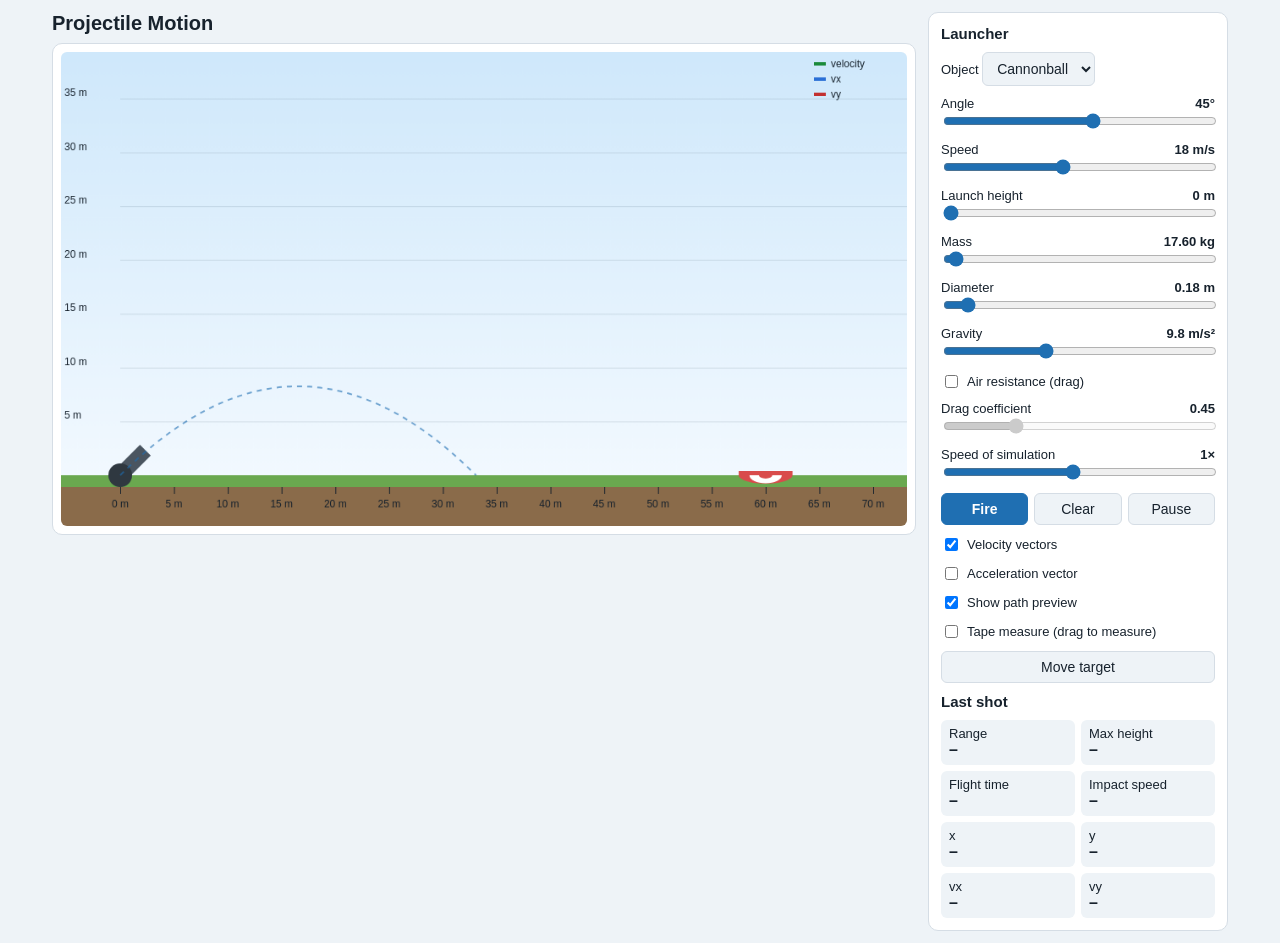
<file: simulation.html>
<!DOCTYPE html>
<html lang="en">
<head>
<meta charset="UTF-8">
<meta name="viewport" content="width=device-width, initial-scale=1">
<title>Projectile Motion Simulator</title>
<style>
:root{--bg:#eef3f7;--panel:#fff;--ink:#17222d;--mute:#5d6b78;--line:#d5dde5;--accent:#1f6fb2;--sky1:#cfe8fb;--sky2:#f2f9ff;--grass:#6aa84f;--dirt:#8a6b4a}
@media (prefers-color-scheme:dark){:root{--bg:#10161c;--panel:#1a232c;--ink:#e8eef4;--mute:#9aa8b5;--line:#2c3945;--accent:#5aa9e6;--sky1:#1d3347;--sky2:#26445c;--grass:#3f7a35;--dirt:#5a4631}}
*{box-sizing:border-box}
body{margin:0;font-family:"Trebuchet MS","Segoe UI",sans-serif;background:var(--bg);color:var(--ink)}
.app{display:grid;grid-template-columns:1fr 300px;gap:12px;padding:12px;max-width:1200px;margin:auto}
@media(max-width:860px){.app{grid-template-columns:1fr}}
h1{font-size:20px;margin:0 0 8px}
.stage{background:var(--panel);border:1px solid var(--line);border-radius:10px;padding:8px}
canvas{width:100%;height:auto;display:block;border-radius:6px;touch-action:none;cursor:crosshair}
.panel{background:var(--panel);border:1px solid var(--line);border-radius:10px;padding:12px;display:flex;flex-direction:column;gap:10px}
.panel h2{font-size:15px;margin:0}
label{font-size:13px;display:block}
.row{display:flex;justify-content:space-between;gap:8px;align-items:center}
input[type=range]{width:100%;accent-color:var(--accent)}
select,button{font:inherit;font-size:14px;padding:7px 10px;border-radius:6px;border:1px solid var(--line);background:var(--bg);color:var(--ink)}
button{cursor:pointer}
button.fire{background:var(--accent);color:#fff;border-color:var(--accent);font-weight:bold}
button:focus-visible,input:focus-visible,select:focus-visible{outline:2px solid var(--accent);outline-offset:2px}
.btns{display:flex;gap:6px;flex-wrap:wrap}
.btns button{flex:1}
.data{display:grid;grid-template-columns:1fr 1fr;gap:6px;font-size:13px}
.data div{background:var(--bg);border-radius:6px;padding:6px 8px}
.data b{display:block;font-size:16px}
.chk{display:flex;gap:6px;align-items:center;font-size:13px}
.msg{font-size:13px;min-height:18px;color:var(--accent);font-weight:bold}
</style>
</head>
<body>
<div class="app">
  <div>
    <h1>Projectile Motion</h1>
    <div class="stage"><canvas id="c" width="1000" height="560"></canvas></div>
    <div class="msg" id="msg"></div>
  </div>
  <div class="panel">
    <h2>Launcher</h2>
    <label>Object
      <select id="obj">
        <option value="cannonball">Cannonball</option>
        <option value="tank">Tank shell</option>
        <option value="golf">Golf ball</option>
        <option value="baseball">Baseball</option>
        <option value="football">Football</option>
        <option value="pumpkin">Pumpkin</option>
        <option value="human">Human</option>
        <option value="piano">Piano</option>
        <option value="car">Car</option>
        <option value="custom">Custom</option>
      </select>
    </label>
    <label><div class="row"><span>Angle</span><b id="vAng"></b></div><input id="ang" type="range" min="-10" max="90" step="1" value="45"></label>
    <label><div class="row"><span>Speed</span><b id="vSpd"></b></div><input id="spd" type="range" min="1" max="40" step="0.5" value="18"></label>
    <label><div class="row"><span>Launch height</span><b id="vH"></b></div><input id="h0" type="range" min="0" max="30" step="0.5" value="0"></label>
    <label><div class="row"><span>Mass</span><b id="vM"></b></div><input id="mass" type="range" min="0.05" max="1000" step="0.05" value="5.35"></label>
    <label><div class="row"><span>Diameter</span><b id="vD"></b></div><input id="dia" type="range" min="0.05" max="2" step="0.01" value="0.18"></label>
    <label><div class="row"><span>Gravity</span><b id="vG"></b></div><input id="g" type="range" min="1" max="25" step="0.1" value="9.8"></label>
    <label class="chk"><input id="drag" type="checkbox"> Air resistance (drag)</label>
    <label><div class="row"><span>Drag coefficient</span><b id="vCd"></b></div><input id="cd" type="range" min="0.1" max="1.5" step="0.05" value="0.47"></label>
    <label><div class="row"><span>Speed of simulation</span><b id="vT"></b></div><input id="ts" type="range" min="0.1" max="2" step="0.1" value="1"></label>
    <div class="btns"><button class="fire" id="fire">Fire</button><button id="clear">Clear</button><button id="pause">Pause</button></div>
    <label class="chk"><input id="vec" type="checkbox" checked> Velocity vectors</label>
    <label class="chk"><input id="acc" type="checkbox"> Acceleration vector</label>
    <label class="chk"><input id="pred" type="checkbox" checked> Show path preview</label>
    <label class="chk"><input id="tape" type="checkbox"> Tape measure (drag to measure)</label>
    <button id="tgt">Move target</button>
    <h2>Last shot</h2>
    <div class="data">
      <div>Range<b id="dR">–</b></div>
      <div>Max height<b id="dH">–</b></div>
      <div>Flight time<b id="dT">–</b></div>
      <div>Impact speed<b id="dV">–</b></div>
      <div>x<b id="dx">–</b></div>
      <div>y<b id="dy">–</b></div>
      <div>vx<b id="dvx">–</b></div>
      <div>vy<b id="dvy">–</b></div>
    </div>
  </div>
</div>
<script>
const $=id=>document.getElementById(id);
const cv=$('c'),ctx=cv.getContext('2d');
const W=cv.width,H=cv.height,GROUND=H-60,LEFT=70;
const OBJ={ // mass kg, diameter m, drag coeff
  cannonball:[17.6,.18,.47],tank:[15,.15,.3],golf:[.046,.043,.3],baseball:[.145,.074,.35],
  football:[.41,.22,.5],pumpkin:[5,.5,.47],human:[70,.5,1.0],piano:[400,1.0,1.1],car:[1000,1.8,.8]};
const css=n=>getComputedStyle(document.documentElement).getPropertyValue(n).trim();
let scale=12; // pixels per metre (auto-adjusted)
let shots=[],paused=false,target={x:60,r:2.5},tapeOn=false,tape=null,last=null;

function params(){return{ang:+$('ang').value,v:+$('spd').value,h:+$('h0').value,m:+$('mass').value,d:+$('dia').value,g:+$('g').value,
  drag:$('drag').checked,cd:+$('cd').value};}
function updLabels(){const p=params();
  $('vAng').textContent=p.ang+'°';$('vSpd').textContent=p.v+' m/s';$('vH').textContent=p.h+' m';
  $('vM').textContent=p.m.toFixed(2)+' kg';$('vD').textContent=p.d.toFixed(2)+' m';$('vG').textContent=p.g+' m/s²';
  $('vCd').textContent=p.cd;$('vT').textContent=(+$('ts').value)+'×';
  $('cd').disabled=!p.drag;}
function setObject(){const o=$('obj').value;if(o==='custom')return;const[m,d,cd]=OBJ[o];
  $('mass').value=m;$('dia').value=d;$('cd').value=cd;updLabels();draw();}
function accel(s,p){ // returns [ax,ay]
  let ax=0,ay=-p.g;
  if(p.drag){const sp=Math.hypot(s.vx,s.vy),A=Math.PI*(p.d/2)**2,k=0.5*1.225*p.cd*A/p.m;
    ax-=k*sp*s.vx;ay-=k*sp*s.vy;}
  return[ax,ay];}
function step(s,p,dt){ // RK4
  const f=q=>{const a=accel(q,p);return[q.vx,q.vy,a[0],a[1]];};
  const k1=f(s),
  k2=f({vx:s.vx+k1[2]*dt/2,vy:s.vy+k1[3]*dt/2}),
  k3=f({vx:s.vx+k2[2]*dt/2,vy:s.vy+k2[3]*dt/2}),
  k4=f({vx:s.vx+k3[2]*dt,vy:s.vy+k3[3]*dt});
  s.x+=dt/6*(k1[0]+2*k2[0]+2*k3[0]+k4[0]);
  s.y+=dt/6*(k1[1]+2*k2[1]+2*k3[1]+k4[1]);
  s.vx+=dt/6*(k1[2]+2*k2[2]+2*k3[2]+k4[2]);
  s.vy+=dt/6*(k1[3]+2*k2[3]+2*k3[3]+k4[3]);}
function newShot(p){const a=p.ang*Math.PI/180;
  return{p,x:0,y:p.h,vx:p.v*Math.cos(a),vy:p.v*Math.sin(a),t:0,maxY:p.h,path:[[0,p.h]],done:false,ax:0,ay:-p.g};}
function preview(p){const s=newShot(p),pts=[[s.x,s.y]];
  for(let i=0;i<4000&&(s.y>=0||i<2);i++){step(s,p,0.02);pts.push([s.x,s.y]);if(s.y<0)break;}
  return pts;}
function fit(){ // choose scale so preview path and target fit
  const p=params(),pts=preview(p);let mx=target.x+10,my=p.h+5;
  pts.forEach(q=>{mx=Math.max(mx,q[0]);my=Math.max(my,q[1]);});
  scale=Math.min((W-LEFT-40)/mx,(GROUND-40)/my);scale=Math.max(1,Math.min(scale,60));}
const X=x=>LEFT+x*scale,Y=y=>GROUND-y*scale;

function fire(){fit();const p=params();shots.push(newShot(p));if(shots.length>6)shots.shift();$('msg').textContent='';}
function finish(s){s.done=true;const g=s.p.g;
  last={range:s.x,max:s.maxY,time:s.t,vimp:Math.hypot(s.vx,s.vy)};
  $('dR').textContent=s.x.toFixed(2)+' m';$('dH').textContent=s.maxY.toFixed(2)+' m';
  $('dT').textContent=s.t.toFixed(2)+' s';$('dV').textContent=last.vimp.toFixed(2)+' m/s';
  if(Math.abs(s.x-target.x)<=target.r)$('msg').textContent='Target hit! Range '+s.x.toFixed(1)+' m';
  else $('msg').textContent='Missed by '+Math.abs(s.x-target.x).toFixed(1)+' m';}
function update(dt){
  shots.forEach(s=>{if(s.done)return;
    const n=Math.ceil(dt/0.005),h=dt/n;
    for(let i=0;i<n&&!s.done;i++){
      const px=s.x,py=s.y;step(s,s.p,h);s.t+=h;
      if(s.y>s.maxY)s.maxY=s.y;
      if(s.y<0&&s.t>h*1.5){const f=py/(py-s.y);s.x=px+(s.x-px)*f;s.y=0;s.path.push([s.x,0]);finish(s);break;}
    }
    if(!s.done){const a=accel(s,s.p);s.ax=a[0];s.ay=a[1];if(s.path.length<20000)s.path.push([s.x,s.y]);}
  });
  const s=shots[shots.length-1];
  if(s&&!s.done){$('dx').textContent=s.x.toFixed(2)+' m';$('dy').textContent=s.y.toFixed(2)+' m';
    $('dvx').textContent=s.vx.toFixed(2);$('dvy').textContent=s.vy.toFixed(2);}
}
function arrow(x,y,dx,dy,col){const l=Math.hypot(dx,dy);if(l<3)return;
  ctx.strokeStyle=col;ctx.fillStyle=col;ctx.lineWidth=2.5;ctx.beginPath();ctx.moveTo(x,y);ctx.lineTo(x+dx,y+dy);ctx.stroke();
  const a=Math.atan2(dy,dx);ctx.beginPath();ctx.moveTo(x+dx,y+dy);
  ctx.lineTo(x+dx-9*Math.cos(a-.4),y+dy-9*Math.sin(a-.4));ctx.lineTo(x+dx-9*Math.cos(a+.4),y+dy-9*Math.sin(a+.4));ctx.fill();}
function draw(){
  const g=ctx.createLinearGradient(0,0,0,GROUND);g.addColorStop(0,css('--sky1'));g.addColorStop(1,css('--sky2'));
  ctx.fillStyle=g;ctx.fillRect(0,0,W,H);
  ctx.fillStyle=css('--grass');ctx.fillRect(0,GROUND,W,14);
  ctx.fillStyle=css('--dirt');ctx.fillRect(0,GROUND+14,W,H);
  // ruler ticks
  ctx.fillStyle=css('--ink');ctx.font='12px sans-serif';ctx.textAlign='center';
  let stepM=[1,2,5,10,20,50,100].find(v=>v*scale>=60)||100;
  for(let m=0;X(m)<W;m+=stepM){ctx.fillRect(X(m),GROUND+14,1,8);ctx.fillText(m+' m',X(m),GROUND+38);}
  // vertical axis ticks
  ctx.textAlign='left';
  for(let m=stepM;Y(m)>10;m+=stepM){ctx.fillStyle='rgba(120,140,160,.25)';ctx.fillRect(LEFT,Y(m),W,1);ctx.fillStyle=css('--ink');ctx.fillText(m+' m',4,Y(m)-3);}
  // target
  ctx.fillStyle='#d94b4b';ctx.fillRect(X(target.x-target.r),GROUND-5,target.r*2*scale,5);
  [1,.6,.25].forEach((f,i)=>{ctx.fillStyle=i%2?'#fff':'#d94b4b';ctx.beginPath();ctx.ellipse(X(target.x),GROUND,target.r*scale*f,Math.min(10,target.r*scale*f*.5),0,Math.PI,0,true);ctx.fill();});
  // cannon
  const p=params(),a=-p.ang*Math.PI/180;
  ctx.save();ctx.translate(X(0),Y(p.h));ctx.rotate(a);ctx.fillStyle='#4a5560';ctx.fillRect(-10,-9,52,18);ctx.restore();
  ctx.fillStyle='#2f3840';ctx.beginPath();ctx.arc(X(0),Y(p.h),14,0,7);ctx.fill();
  if(p.h>0){ctx.fillStyle='#7d8791';ctx.fillRect(X(0)-12,Y(p.h)+10,24,GROUND-Y(p.h)-10);}
  // preview
  if($('pred').checked&&!shots.some(s=>!s.done)){const pts=preview(p);ctx.setLineDash([6,6]);ctx.strokeStyle='rgba(31,111,178,.6)';ctx.lineWidth=2;
    ctx.beginPath();pts.forEach((q,i)=>i?ctx.lineTo(X(q[0]),Y(Math.max(0,q[1]))):ctx.moveTo(X(q[0]),Y(q[1])));ctx.stroke();ctx.setLineDash([]);}
  // shots
  shots.forEach((s,i)=>{
    ctx.strokeStyle=s.done?'rgba(80,90,100,.55)':'#e07b1f';ctx.lineWidth=2;ctx.beginPath();
    s.path.forEach((q,j)=>j?ctx.lineTo(X(q[0]),Y(q[1])):ctx.moveTo(X(q[0]),Y(q[1])));ctx.stroke();
    const r=Math.max(5,s.p.d*scale/2);
    ctx.fillStyle='#222';ctx.beginPath();ctx.arc(X(s.x),Y(s.y),r,0,7);ctx.fill();
    if(!s.done){
      if($('vec').checked){arrow(X(s.x),Y(s.y),s.vx*4,-s.vy*4,'#1b8a3a');
        arrow(X(s.x),Y(s.y),s.vx*4,0,'#2a6fd6');arrow(X(s.x),Y(s.y),0,-s.vy*4,'#c23030');}
      if($('acc').checked)arrow(X(s.x),Y(s.y),s.ax*6,-s.ay*6,'#8a2be2');}
    else{
      let top=s.path.reduce((b,q)=>q[1]>b[1]?q:b,[0,-1]);ctx.strokeStyle='#888';ctx.setLineDash([3,4]);
      ctx.beginPath();ctx.moveTo(X(top[0]),Y(top[1]));ctx.lineTo(X(top[0]),GROUND);ctx.stroke();ctx.setLineDash([]);}
  });
  // tape measure
  if(tape){ctx.strokeStyle='#111';ctx.lineWidth=2;ctx.beginPath();ctx.moveTo(tape.x1,tape.y1);ctx.lineTo(tape.x2,tape.y2);ctx.stroke();
    const dx=(tape.x2-tape.x1)/scale,dy=-(tape.y2-tape.y1)/scale;
    ctx.fillStyle='#111';ctx.font='bold 13px sans-serif';ctx.textAlign='left';
    ctx.fillText(Math.hypot(dx,dy).toFixed(2)+' m (Δx '+dx.toFixed(1)+', Δy '+dy.toFixed(1)+')',tape.x2+8,tape.y2-8);}
  // legend
  if($('vec').checked){ctx.font='12px sans-serif';ctx.textAlign='left';
    [['velocity','#1b8a3a'],['vx','#2a6fd6'],['vy','#c23030']].forEach((l,i)=>{ctx.fillStyle=l[1];ctx.fillRect(W-110,12+i*18,14,4);ctx.fillStyle=css('--ink');ctx.fillText(l[0],W-90,18+i*18);});}
}
let prev=performance.now();
function loop(t){const dt=Math.min(0.05,(t-prev)/1000);prev=t;
  if(!paused)update(dt*(+$('ts').value));draw();requestAnimationFrame(loop);}

// events
['ang','spd','h0','mass','dia','g','cd','ts','drag'].forEach(id=>$(id).addEventListener('input',e=>{
  if(['mass','dia','cd'].includes(id))$('obj').value='custom';updLabels();if(!shots.some(s=>!s.done))fit();}));
$('obj').addEventListener('change',()=>{setObject();fit();});
$('fire').onclick=fire;
$('clear').onclick=()=>{shots=[];last=null;$('msg').textContent='';['dR','dH','dT','dV','dx','dy','dvx','dvy'].forEach(i=>$(i).textContent='–');fit();};
$('pause').onclick=e=>{paused=!paused;e.target.textContent=paused?'Resume':'Pause';};
$('tape').onchange=e=>{tapeOn=e.target.checked;if(!tapeOn)tape=null;};
$('tgt').onclick=()=>{target.x=20+Math.random()*80;fit();};
function pos(e){const r=cv.getBoundingClientRect();return[(e.clientX-r.left)*W/r.width,(e.clientY-r.top)*H/r.height];}
let drag=false;
cv.addEventListener('pointerdown',e=>{if(!tapeOn)return;drag=true;const[x,y]=pos(e);tape={x1:x,y1:y,x2:x,y2:y};});
cv.addEventListener('pointermove',e=>{if(!drag)return;const[x,y]=pos(e);tape.x2=x;tape.y2=y;});
addEventListener('pointerup',()=>drag=false);
addEventListener('keydown',e=>{if(e.target.tagName==='INPUT'||e.target.tagName==='SELECT')return;if(e.code==='Space'){e.preventDefault();fire();}});
setObject();updLabels();fit();requestAnimationFrame(loop);
</script>
</body>
</html>
</file>
